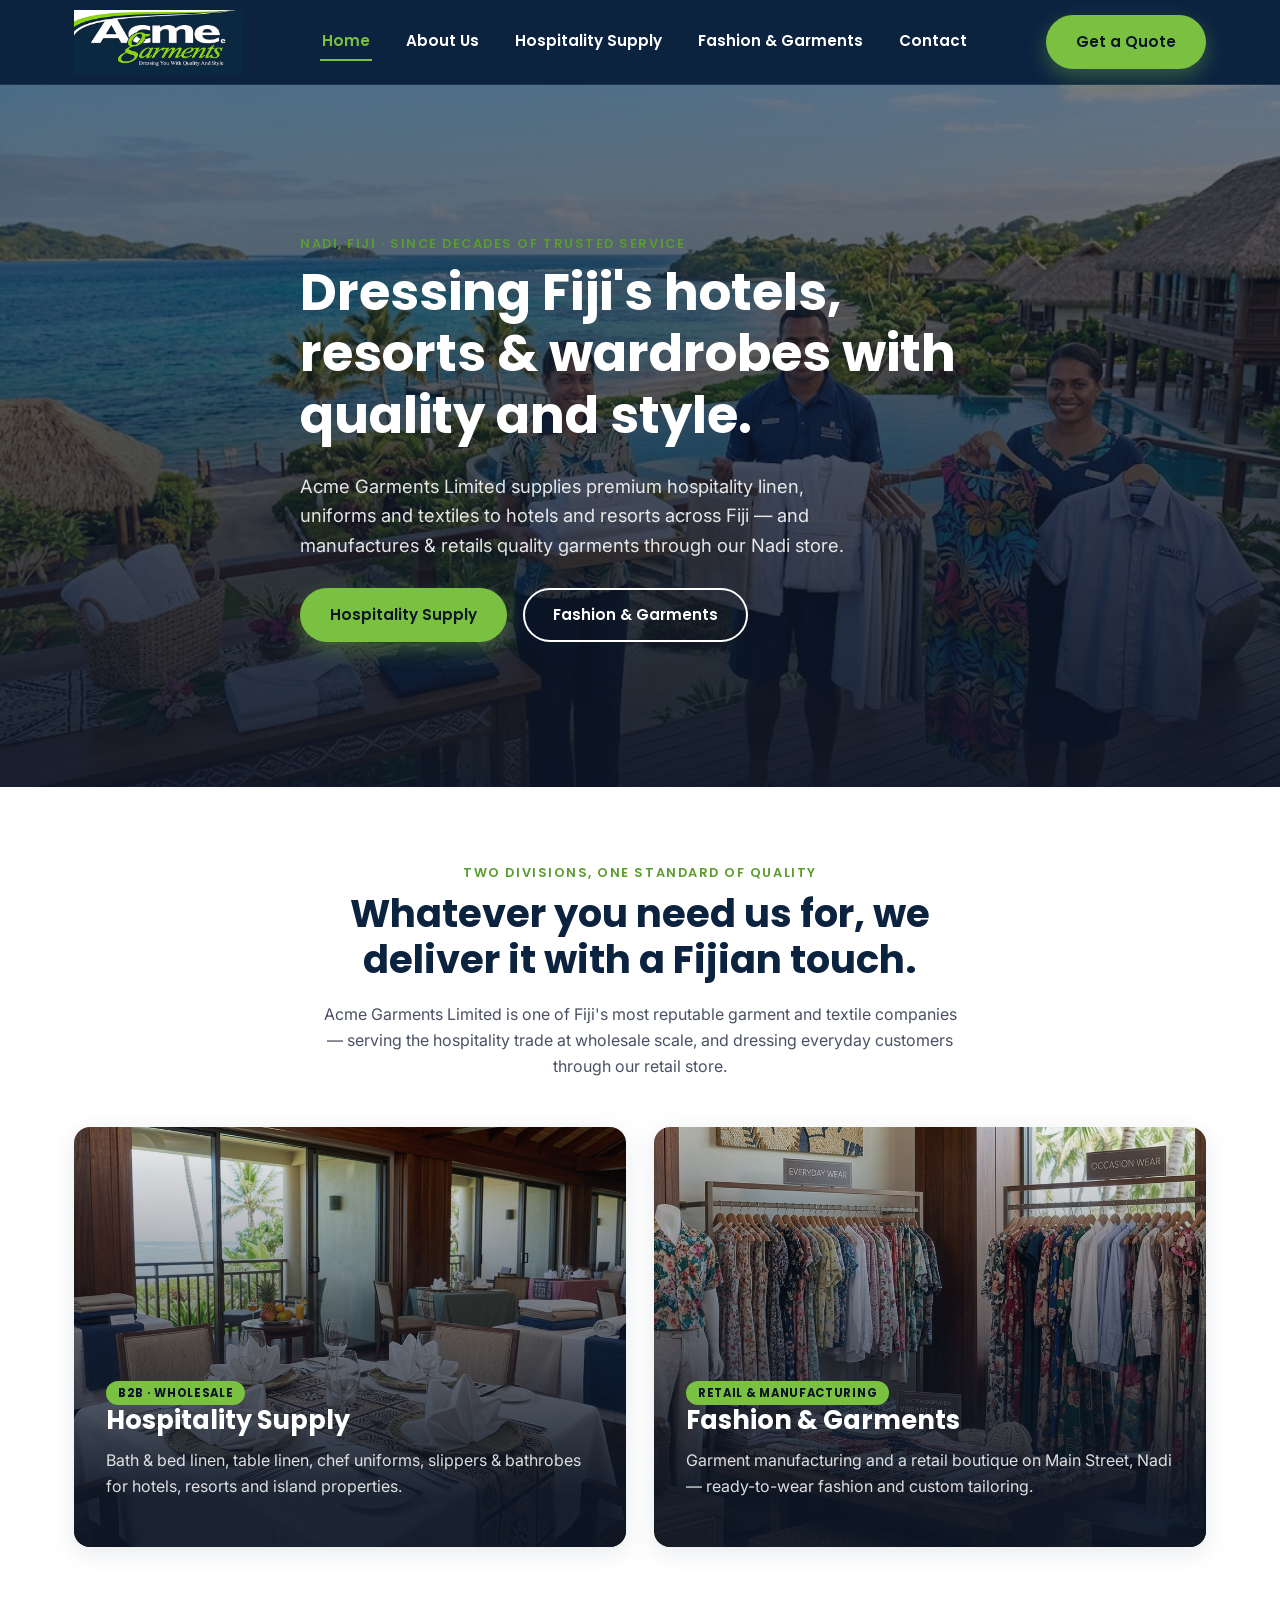
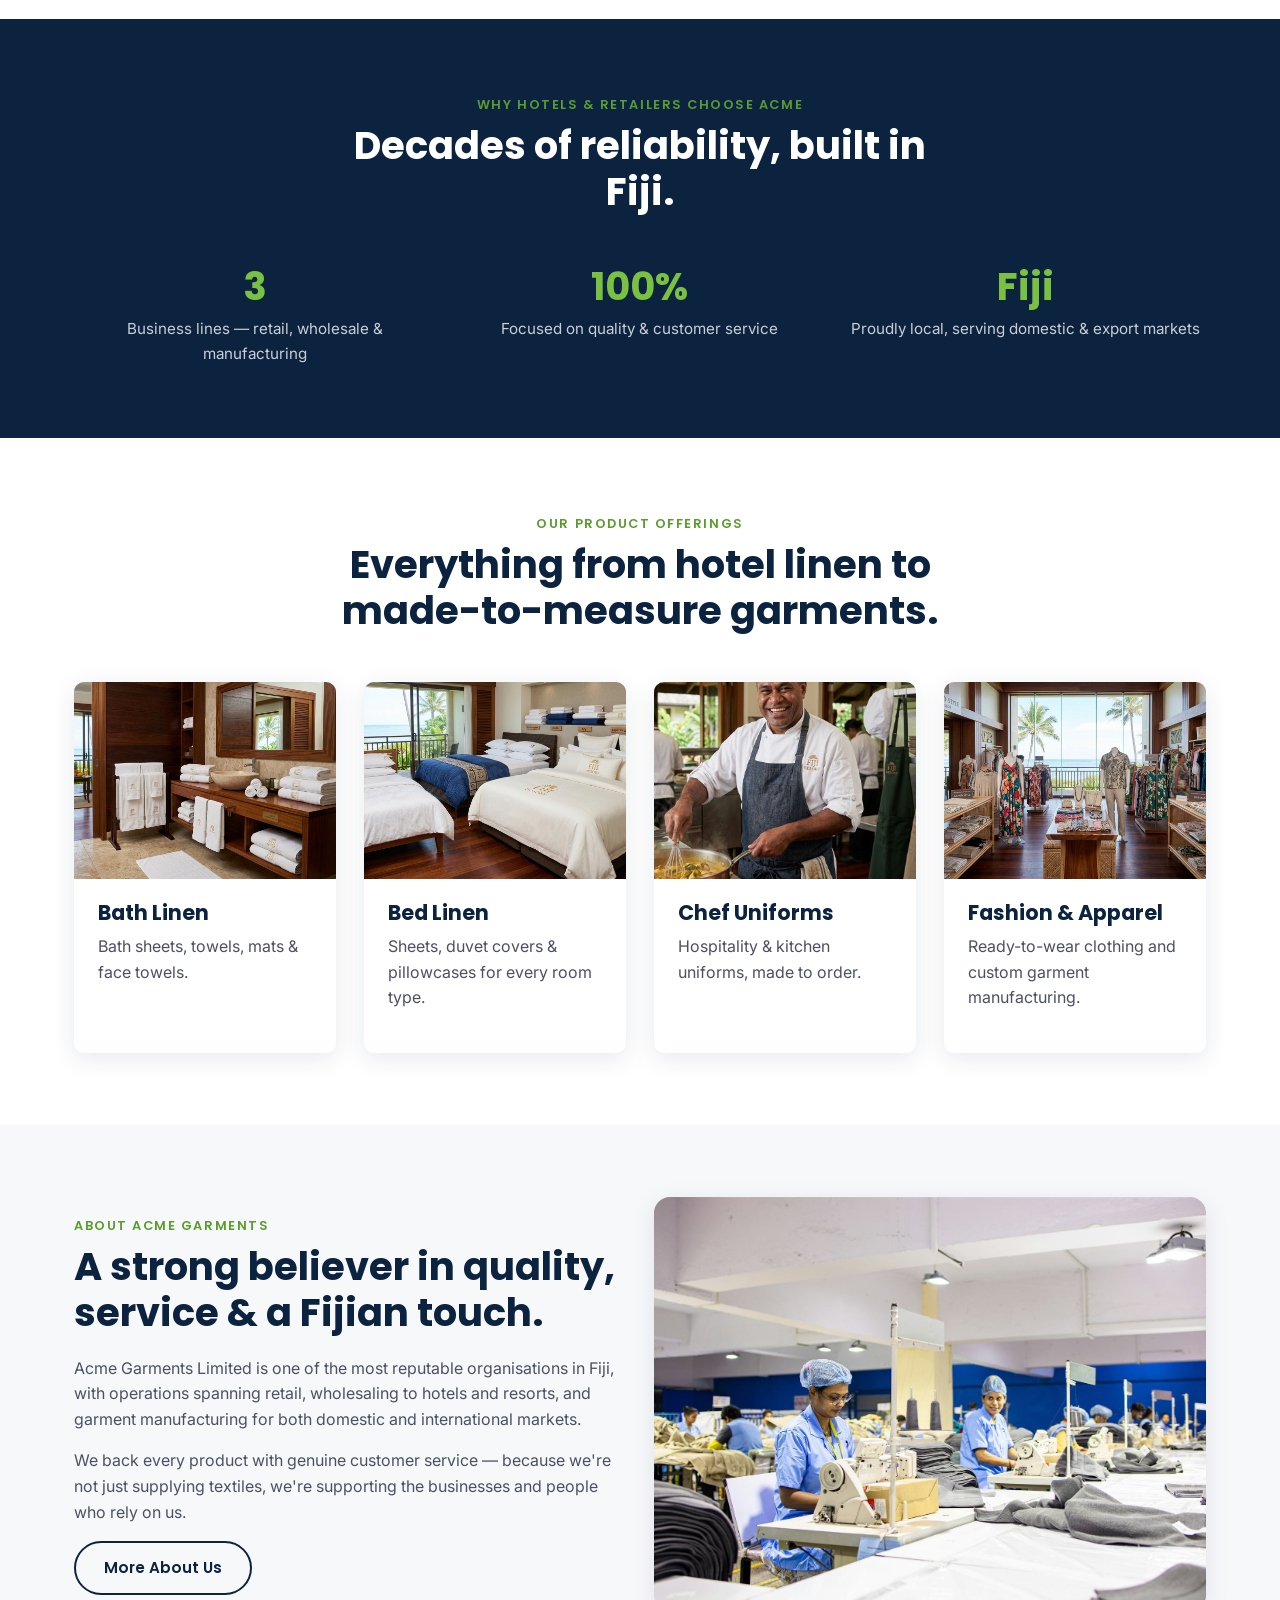
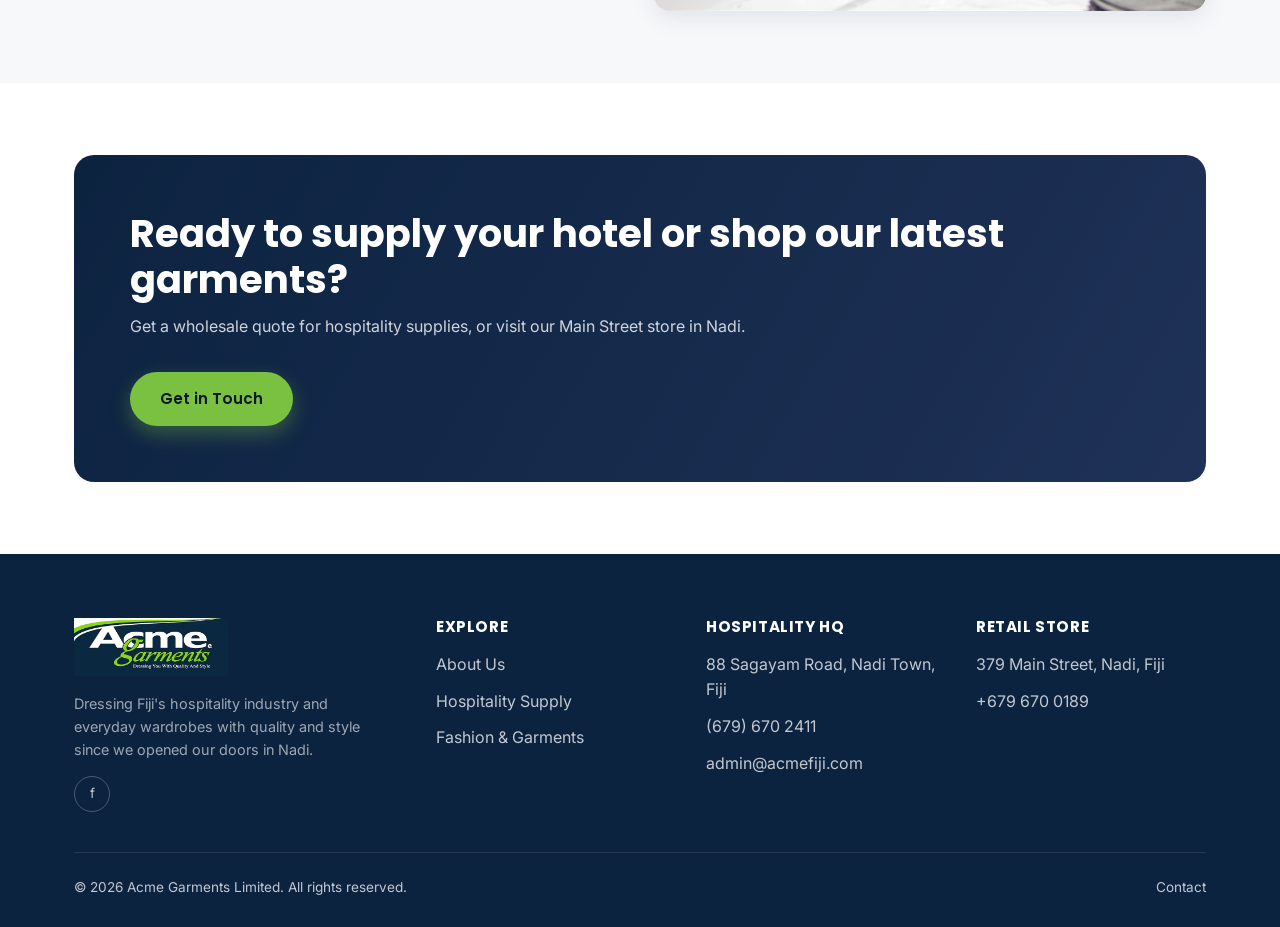
<file: index.html>
<!doctype html>
<html lang="en">
<head>
<meta charset="UTF-8">
<meta name="viewport" content="width=device-width, initial-scale=1.0">
<title>Acme Garments Limited | Hotel Linen Supplier &amp; Fashion Retailer in Nadi, Fiji</title>
<meta name="description" content="Acme Garments Limited is Fiji's trusted supplier of hospitality linen, uniforms &amp; textiles for hotels and resorts, and a leading garment manufacturer and fashion retailer based in Nadi.">
<link rel="canonical" href="https://acmefiji.com/">
<meta property="og:type" content="website">
<meta property="og:title" content="Acme Garments Limited | Hospitality Supply &amp; Fashion in Fiji">
<meta property="og:description" content="Quality hospitality linen, uniforms and textile supplies for Fiji's hotels and resorts, plus garment manufacturing and fashion retail from our Nadi store.">
<meta property="og:image" content="https://acmefiji.com/images/hero-fiji-beach.jpg">
<meta property="og:url" content="https://acmefiji.com/">
<meta name="twitter:card" content="summary_large_image">
<link rel="icon" href="favicon.svg" type="image/svg+xml">
<link rel="preconnect" href="https://fonts.googleapis.com">
<link rel="preconnect" href="https://fonts.gstatic.com" crossorigin>
<link href="https://fonts.googleapis.com/css2?family=Poppins:wght@600;700&family=Inter:wght@400;500;600&display=swap" rel="stylesheet">
<link rel="stylesheet" href="css/styles.css">
<script type="application/ld+json">
{
  "@context": "https://schema.org",
  "@type": "Organization",
  "name": "Acme Garments Limited",
  "url": "https://acmefiji.com/",
  "logo": "https://acmefiji.com/images/logo.png",
  "sameAs": ["https://www.facebook.com/acmefashions/"],
  "department": [
    {
      "@type": "LocalBusiness",
      "name": "Acme Garments — Hospitality Supply",
      "address": {
        "@type": "PostalAddress",
        "streetAddress": "88 Sagayam Road",
        "addressLocality": "Nadi",
        "addressCountry": "FJ"
      },
      "telephone": "+679 670 2411",
      "email": "admin@acmefiji.com"
    },
    {
      "@type": "ClothingStore",
      "name": "Acme Fashions",
      "address": {
        "@type": "PostalAddress",
        "streetAddress": "379 Main Street",
        "addressLocality": "Nadi",
        "addressCountry": "FJ"
      },
      "telephone": "+679 670 0189"
    }
  ]
}
</script>
</head>
<body>
<a class="skip-link" href="#main">Skip to content</a>

<header class="site-header">
  <div class="container">
    <a class="brand" href="index.html" aria-label="Acme Garments home">
      <img src="images/logo.png" alt="Acme Garments logo">
    </a>
    <nav class="nav-links" aria-label="Primary">
      <a href="index.html" aria-current="page">Home</a>
      <a href="about.html">About Us</a>
      <a href="hospitality.html">Hospitality Supply</a>
      <a href="fashion.html">Fashion &amp; Garments</a>
      <a href="contact.html">Contact</a>
    </nav>
    <div class="header-actions">
      <a class="btn btn-primary" href="contact.html"><span>Get a Quote</span></a>
      <button class="nav-toggle" aria-label="Toggle menu" aria-expanded="false">
        <span></span><span></span><span></span>
      </button>
    </div>
  </div>
</header>

<main id="main">

  <section class="hero">
    <div class="hero-media">
      <img src="images/hero-fiji-beach.jpg" alt="Turquoise resort beach in Fiji, representing the hospitality industry Acme Garments supplies" loading="eager">
    </div>
    <div class="container">
      <div class="hero-content">
        <span class="eyebrow">Nadi, Fiji &middot; Since decades of trusted service</span>
        <h1>Dressing Fiji's hotels, resorts &amp; wardrobes with quality and style.</h1>
        <p class="lead">Acme Garments Limited supplies premium hospitality linen, uniforms and textiles to hotels and resorts across Fiji &mdash; and manufactures &amp; retails quality garments through our Nadi store.</p>
        <div class="hero-actions">
          <a class="btn btn-primary" href="hospitality.html">Hospitality Supply</a>
          <a class="btn btn-outline" href="fashion.html">Fashion &amp; Garments</a>
        </div>
      </div>
    </div>
  </section>

  <section class="section">
    <div class="container">
      <div class="section-head">
        <span class="eyebrow">Two divisions, one standard of quality</span>
        <h2>Whatever you need us for, we deliver it with a Fijian touch.</h2>
        <p>Acme Garments Limited is one of Fiji's most reputable garment and textile companies &mdash; serving the hospitality trade at wholesale scale, and dressing everyday customers through our retail store.</p>
      </div>
      <div class="grid grid-2">
        <a class="division-card" href="hospitality.html">
          <img src="images/hospitality-table.jpg" alt="Elegant hotel table setting with white linen" loading="lazy">
          <div class="division-card-body">
            <span class="card-tag">B2B &middot; Wholesale</span>
            <h3>Hospitality Supply</h3>
            <p>Bath &amp; bed linen, table linen, chef uniforms, slippers &amp; bathrobes for hotels, resorts and island properties.</p>
          </div>
        </a>
        <a class="division-card" href="fashion.html">
          <img src="images/fashion-dresses.jpg" alt="Colourful garments on display at Acme's retail store" loading="lazy">
          <div class="division-card-body">
            <span class="card-tag">Retail &amp; Manufacturing</span>
            <h3>Fashion &amp; Garments</h3>
            <p>Garment manufacturing and a retail boutique on Main Street, Nadi &mdash; ready-to-wear fashion and custom tailoring.</p>
          </div>
        </a>
      </div>
    </div>
  </section>

  <section class="section section--navy">
    <div class="container">
      <div class="section-head">
        <span class="eyebrow">Why hotels &amp; retailers choose Acme</span>
        <h2>Decades of reliability, built in Fiji.</h2>
      </div>
      <div class="stats">
        <div class="stat"><h3>3</h3><p>Business lines &mdash; retail, wholesale &amp; manufacturing</p></div>
        <div class="stat"><h3>100%</h3><p>Focused on quality &amp; customer service</p></div>
        <div class="stat"><h3>Fiji</h3><p>Proudly local, serving domestic &amp; export markets</p></div>
      </div>
    </div>
  </section>

  <section class="section">
    <div class="container">
      <div class="section-head">
        <span class="eyebrow">Our product offerings</span>
        <h2>Everything from hotel linen to made-to-measure garments.</h2>
      </div>
      <div class="grid grid-4">
        <div class="card">
          <div class="card-media"><img src="images/hospitality-towels.jpg" alt="Stack of folded white hotel towels" loading="lazy"></div>
          <div class="card-body"><h3>Bath Linen</h3><p>Bath sheets, towels, mats &amp; face towels.</p></div>
        </div>
        <div class="card">
          <div class="card-media"><img src="images/hospitality-bed.jpg" alt="Hotel bed dressed in crisp white bed linen" loading="lazy"></div>
          <div class="card-body"><h3>Bed Linen</h3><p>Sheets, duvet covers &amp; pillowcases for every room type.</p></div>
        </div>
        <div class="card">
          <div class="card-media"><img src="images/hospitality-chef.jpg" alt="Chef wearing a white chef uniform and hat" loading="lazy"></div>
          <div class="card-body"><h3>Chef Uniforms</h3><p>Hospitality &amp; kitchen uniforms, made to order.</p></div>
        </div>
        <div class="card">
          <div class="card-media"><img src="images/fashion-rack.jpg" alt="Rack of ready-to-wear garments in the Acme retail store" loading="lazy"></div>
          <div class="card-body"><h3>Fashion &amp; Apparel</h3><p>Ready-to-wear clothing and custom garment manufacturing.</p></div>
        </div>
      </div>
    </div>
  </section>

  <section class="section section--off">
    <div class="container">
      <div class="grid grid-2" style="align-items:center;">
        <div>
          <span class="eyebrow">About Acme Garments</span>
          <h2>A strong believer in quality, service &amp; a Fijian touch.</h2>
          <p>Acme Garments Limited is one of the most reputable organisations in Fiji, with operations spanning retail, wholesaling to hotels and resorts, and garment manufacturing for both domestic and international markets.</p>
          <p>We back every product with genuine customer service &mdash; because we're not just supplying textiles, we're supporting the businesses and people who rely on us.</p>
          <a class="btn btn-outline-navy" href="about.html">More About Us</a>
        </div>
        <div class="card-media" style="border-radius:16px; overflow:hidden; box-shadow: var(--shadow);">
          <img src="images/about-factory.jpg" alt="Garment workers manufacturing textiles at an Acme production facility" loading="lazy">
        </div>
      </div>
    </div>
  </section>

  <section class="section">
    <div class="container">
      <div class="cta-banner">
        <div>
          <h2>Ready to supply your hotel or shop our latest garments?</h2>
          <p>Get a wholesale quote for hospitality supplies, or visit our Main Street store in Nadi.</p>
        </div>
        <a class="btn btn-primary" href="contact.html">Get in Touch</a>
      </div>
    </div>
  </section>

</main>

<footer class="site-footer">
  <div class="container">
    <div class="footer-grid">
      <div class="footer-brand">
        <img src="images/logo.png" alt="Acme Garments logo">
        <p>Dressing Fiji's hospitality industry and everyday wardrobes with quality and style since we opened our doors in Nadi.</p>
        <div class="social-links">
          <a href="https://www.facebook.com/acmefashions/" aria-label="Acme on Facebook" target="_blank" rel="noopener">f</a>
        </div>
      </div>
      <div>
        <h4>Explore</h4>
        <ul>
          <li><a href="about.html">About Us</a></li>
          <li><a href="hospitality.html">Hospitality Supply</a></li>
          <li><a href="fashion.html">Fashion &amp; Garments</a></li>
        </ul>
      </div>
      <div>
        <h4>Hospitality HQ</h4>
        <ul>
          <li>88 Sagayam Road, Nadi Town, Fiji</li>
          <li><a href="tel:+6796702411">(679) 670 2411</a></li>
          <li><a href="mailto:admin@acmefiji.com">admin@acmefiji.com</a></li>
        </ul>
      </div>
      <div>
        <h4>Retail Store</h4>
        <ul>
          <li>379 Main Street, Nadi, Fiji</li>
          <li><a href="tel:+6796700189">+679 670 0189</a></li>
        </ul>
      </div>
    </div>
    <div class="footer-bottom">
      <span>&copy; <span data-year></span> Acme Garments Limited. All rights reserved.</span>
      <span><a href="contact.html">Contact</a></span>
    </div>
  </div>
</footer>

<script src="js/main.js"></script>
</body>
</html>
</file>
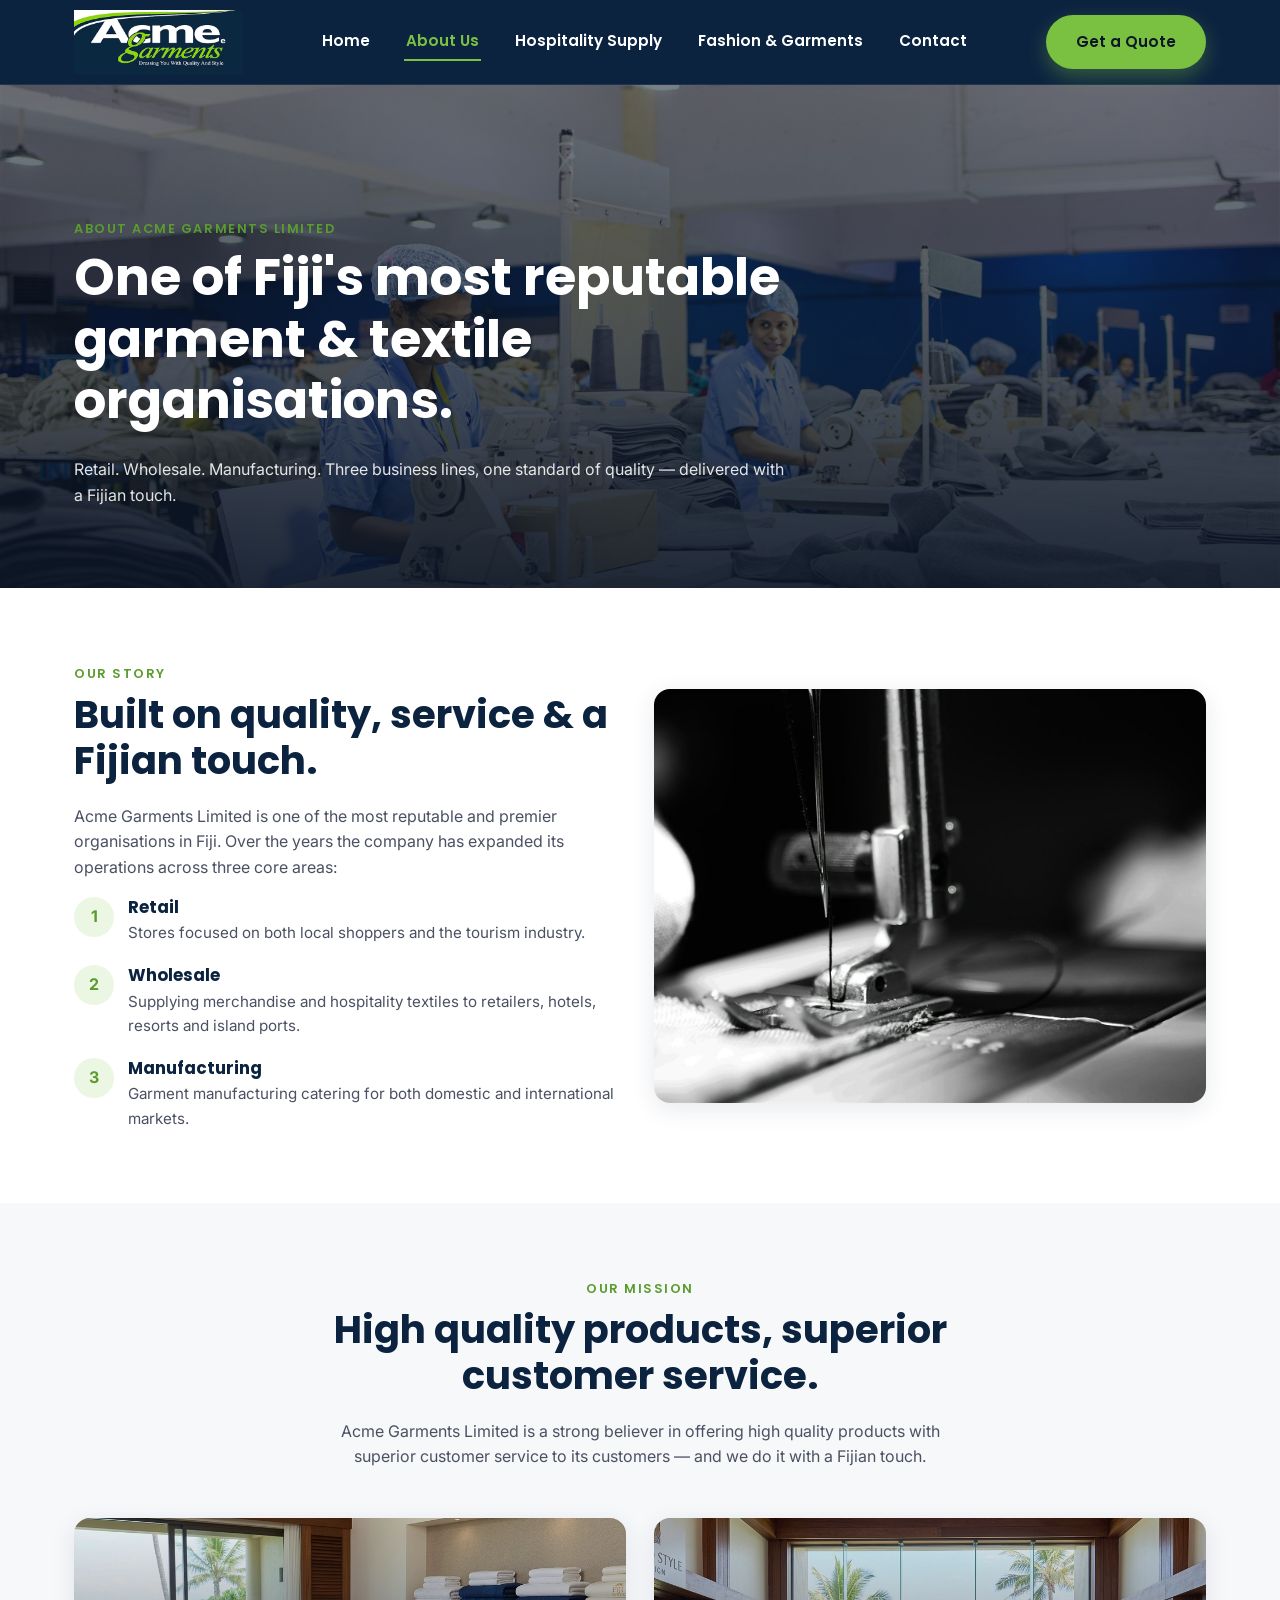
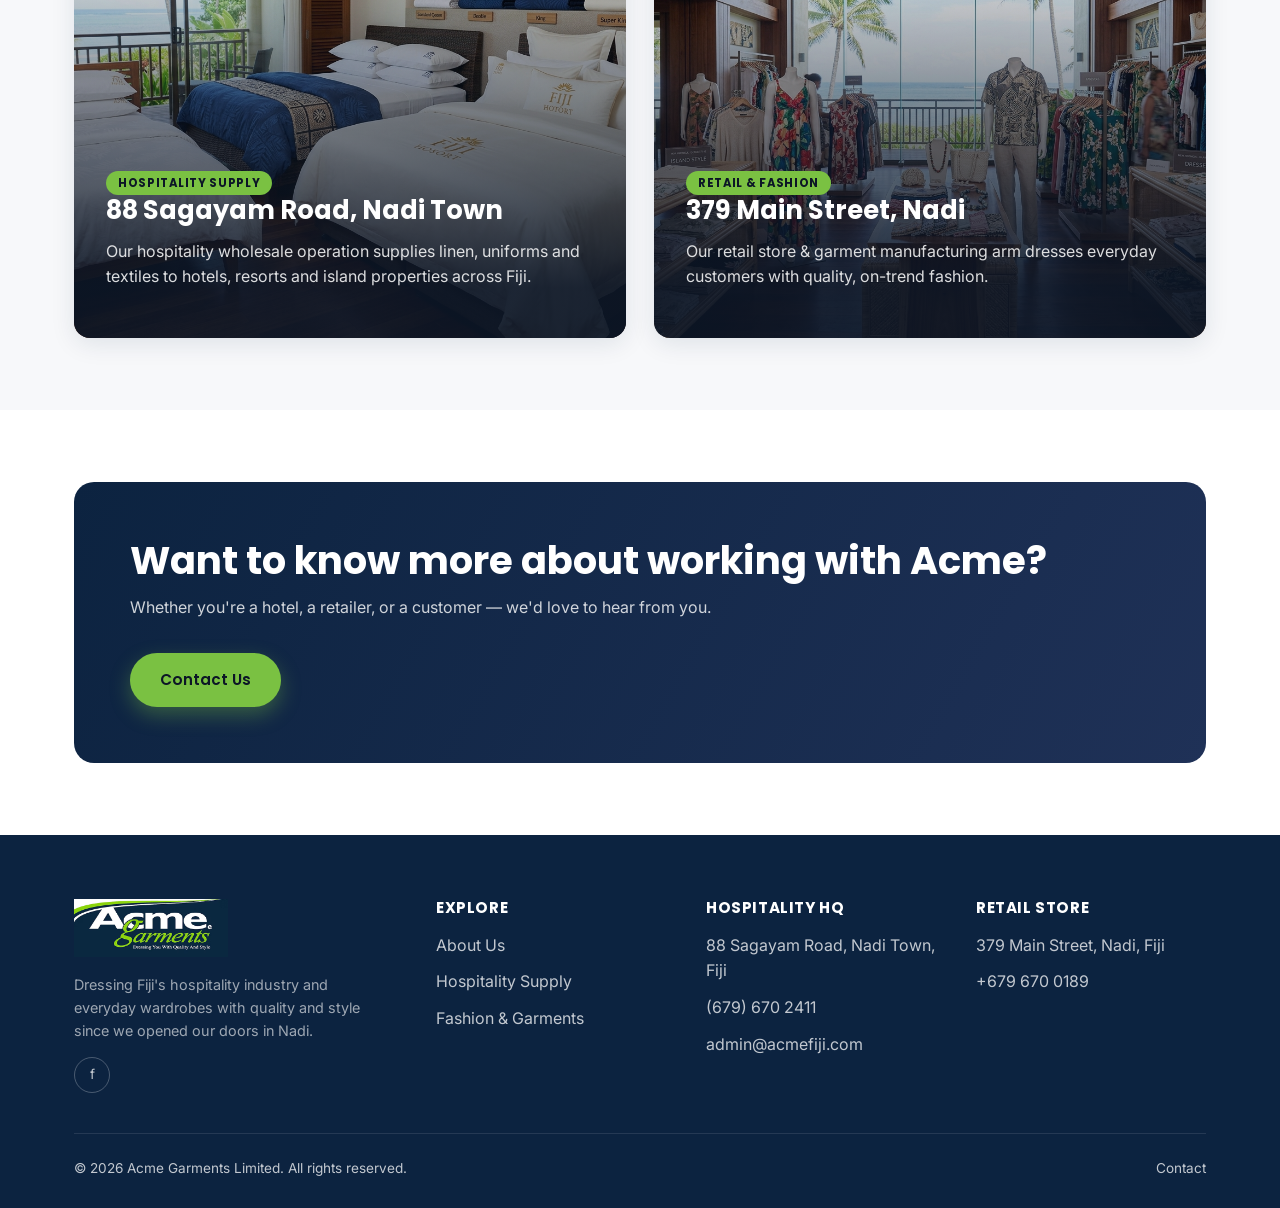
<file: about.html>
<!doctype html>
<html lang="en">
<head>
<meta charset="UTF-8">
<meta name="viewport" content="width=device-width, initial-scale=1.0">
<title>About Us | Acme Garments Limited, Nadi Fiji</title>
<meta name="description" content="Learn about Acme Garments Limited &mdash; a Fijian retail, wholesale and garment manufacturing company serving hotels, resorts and shoppers across Fiji.">
<link rel="canonical" href="https://acmefiji.com/about.html">
<meta property="og:type" content="website">
<meta property="og:title" content="About Acme Garments Limited">
<meta property="og:description" content="One of Fiji's most reputable retail, wholesale and garment manufacturing organisations, based in Nadi.">
<meta property="og:image" content="https://acmefiji.com/images/about-factory.jpg">
<meta property="og:url" content="https://acmefiji.com/about.html">
<meta name="twitter:card" content="summary_large_image">
<link rel="icon" href="favicon.svg" type="image/svg+xml">
<link rel="preconnect" href="https://fonts.googleapis.com">
<link rel="preconnect" href="https://fonts.gstatic.com" crossorigin>
<link href="https://fonts.googleapis.com/css2?family=Poppins:wght@600;700&family=Inter:wght@400;500;600&display=swap" rel="stylesheet">
<link rel="stylesheet" href="css/styles.css">
</head>
<body>
<a class="skip-link" href="#main">Skip to content</a>

<header class="site-header">
  <div class="container">
    <a class="brand" href="index.html" aria-label="Acme Garments home">
      <img src="images/logo.png" alt="Acme Garments logo">
    </a>
    <nav class="nav-links" aria-label="Primary">
      <a href="index.html">Home</a>
      <a href="about.html" aria-current="page">About Us</a>
      <a href="hospitality.html">Hospitality Supply</a>
      <a href="fashion.html">Fashion &amp; Garments</a>
      <a href="contact.html">Contact</a>
    </nav>
    <div class="header-actions">
      <a class="btn btn-primary" href="contact.html"><span>Get a Quote</span></a>
      <button class="nav-toggle" aria-label="Toggle menu" aria-expanded="false">
        <span></span><span></span><span></span>
      </button>
    </div>
  </div>
</header>

<main id="main">

  <section class="page-hero" style="background:var(--navy);">
    <div class="hero-media"><img src="images/about-factory.jpg" alt="Acme Garments production team at work" loading="eager"></div>
    <div class="container">
      <div class="page-intro">
        <span class="eyebrow">About Acme Garments Limited</span>
        <h1>One of Fiji's most reputable garment &amp; textile organisations.</h1>
        <p class="lead">Retail. Wholesale. Manufacturing. Three business lines, one standard of quality &mdash; delivered with a Fijian touch.</p>
      </div>
    </div>
  </section>

  <section class="section">
    <div class="container">
      <div class="grid grid-2" style="align-items:center;">
        <div>
          <span class="eyebrow">Our Story</span>
          <h2>Built on quality, service &amp; a Fijian touch.</h2>
          <p>Acme Garments Limited is one of the most reputable and premier organisations in Fiji. Over the years the company has expanded its operations across three core areas:</p>
          <div class="feature-list">
            <div class="feature-item">
              <div class="feature-icon">1</div>
              <div>
                <h4>Retail</h4>
                <p>Stores focused on both local shoppers and the tourism industry.</p>
              </div>
            </div>
            <div class="feature-item">
              <div class="feature-icon">2</div>
              <div>
                <h4>Wholesale</h4>
                <p>Supplying merchandise and hospitality textiles to retailers, hotels, resorts and island ports.</p>
              </div>
            </div>
            <div class="feature-item">
              <div class="feature-icon">3</div>
              <div>
                <h4>Manufacturing</h4>
                <p>Garment manufacturing catering for both domestic and international markets.</p>
              </div>
            </div>
          </div>
        </div>
        <div class="card-media" style="border-radius:16px; overflow:hidden; box-shadow: var(--shadow);">
          <img src="images/fashion-tailor.jpg" alt="Garment maker working on fabric with a sewing machine" loading="lazy">
        </div>
      </div>
    </div>
  </section>

  <section class="section section--off">
    <div class="container">
      <div class="section-head">
        <span class="eyebrow">Our Mission</span>
        <h2>High quality products, superior customer service.</h2>
        <p>Acme Garments Limited is a strong believer in offering high quality products with superior customer service to its customers &mdash; and we do it with a Fijian touch.</p>
      </div>
      <div class="grid grid-2">
        <a class="division-card" href="hospitality.html">
          <img src="images/hospitality-bed.jpg" alt="Hotel room dressed in Acme hospitality linen" loading="lazy">
          <div class="division-card-body">
            <span class="card-tag">Hospitality Supply</span>
            <h3>88 Sagayam Road, Nadi Town</h3>
            <p>Our hospitality wholesale operation supplies linen, uniforms and textiles to hotels, resorts and island properties across Fiji.</p>
          </div>
        </a>
        <a class="division-card" href="fashion.html">
          <img src="images/fashion-rack.jpg" alt="Acme Fashions retail store on Main Street, Nadi" loading="lazy">
          <div class="division-card-body">
            <span class="card-tag">Retail &amp; Fashion</span>
            <h3>379 Main Street, Nadi</h3>
            <p>Our retail store &amp; garment manufacturing arm dresses everyday customers with quality, on-trend fashion.</p>
          </div>
        </a>
      </div>
    </div>
  </section>

  <section class="section">
    <div class="container">
      <div class="cta-banner">
        <div>
          <h2>Want to know more about working with Acme?</h2>
          <p>Whether you're a hotel, a retailer, or a customer &mdash; we'd love to hear from you.</p>
        </div>
        <a class="btn btn-primary" href="contact.html">Contact Us</a>
      </div>
    </div>
  </section>

</main>

<footer class="site-footer">
  <div class="container">
    <div class="footer-grid">
      <div class="footer-brand">
        <img src="images/logo.png" alt="Acme Garments logo">
        <p>Dressing Fiji's hospitality industry and everyday wardrobes with quality and style since we opened our doors in Nadi.</p>
        <div class="social-links">
          <a href="https://www.facebook.com/acmefashions/" aria-label="Acme on Facebook" target="_blank" rel="noopener">f</a>
        </div>
      </div>
      <div>
        <h4>Explore</h4>
        <ul>
          <li><a href="about.html">About Us</a></li>
          <li><a href="hospitality.html">Hospitality Supply</a></li>
          <li><a href="fashion.html">Fashion &amp; Garments</a></li>
        </ul>
      </div>
      <div>
        <h4>Hospitality HQ</h4>
        <ul>
          <li>88 Sagayam Road, Nadi Town, Fiji</li>
          <li><a href="tel:+6796702411">(679) 670 2411</a></li>
          <li><a href="mailto:admin@acmefiji.com">admin@acmefiji.com</a></li>
        </ul>
      </div>
      <div>
        <h4>Retail Store</h4>
        <ul>
          <li>379 Main Street, Nadi, Fiji</li>
          <li><a href="tel:+6796700189">+679 670 0189</a></li>
        </ul>
      </div>
    </div>
    <div class="footer-bottom">
      <span>&copy; <span data-year></span> Acme Garments Limited. All rights reserved.</span>
      <span><a href="contact.html">Contact</a></span>
    </div>
  </div>
</footer>

<script src="js/main.js"></script>
</body>
</html>
</file>
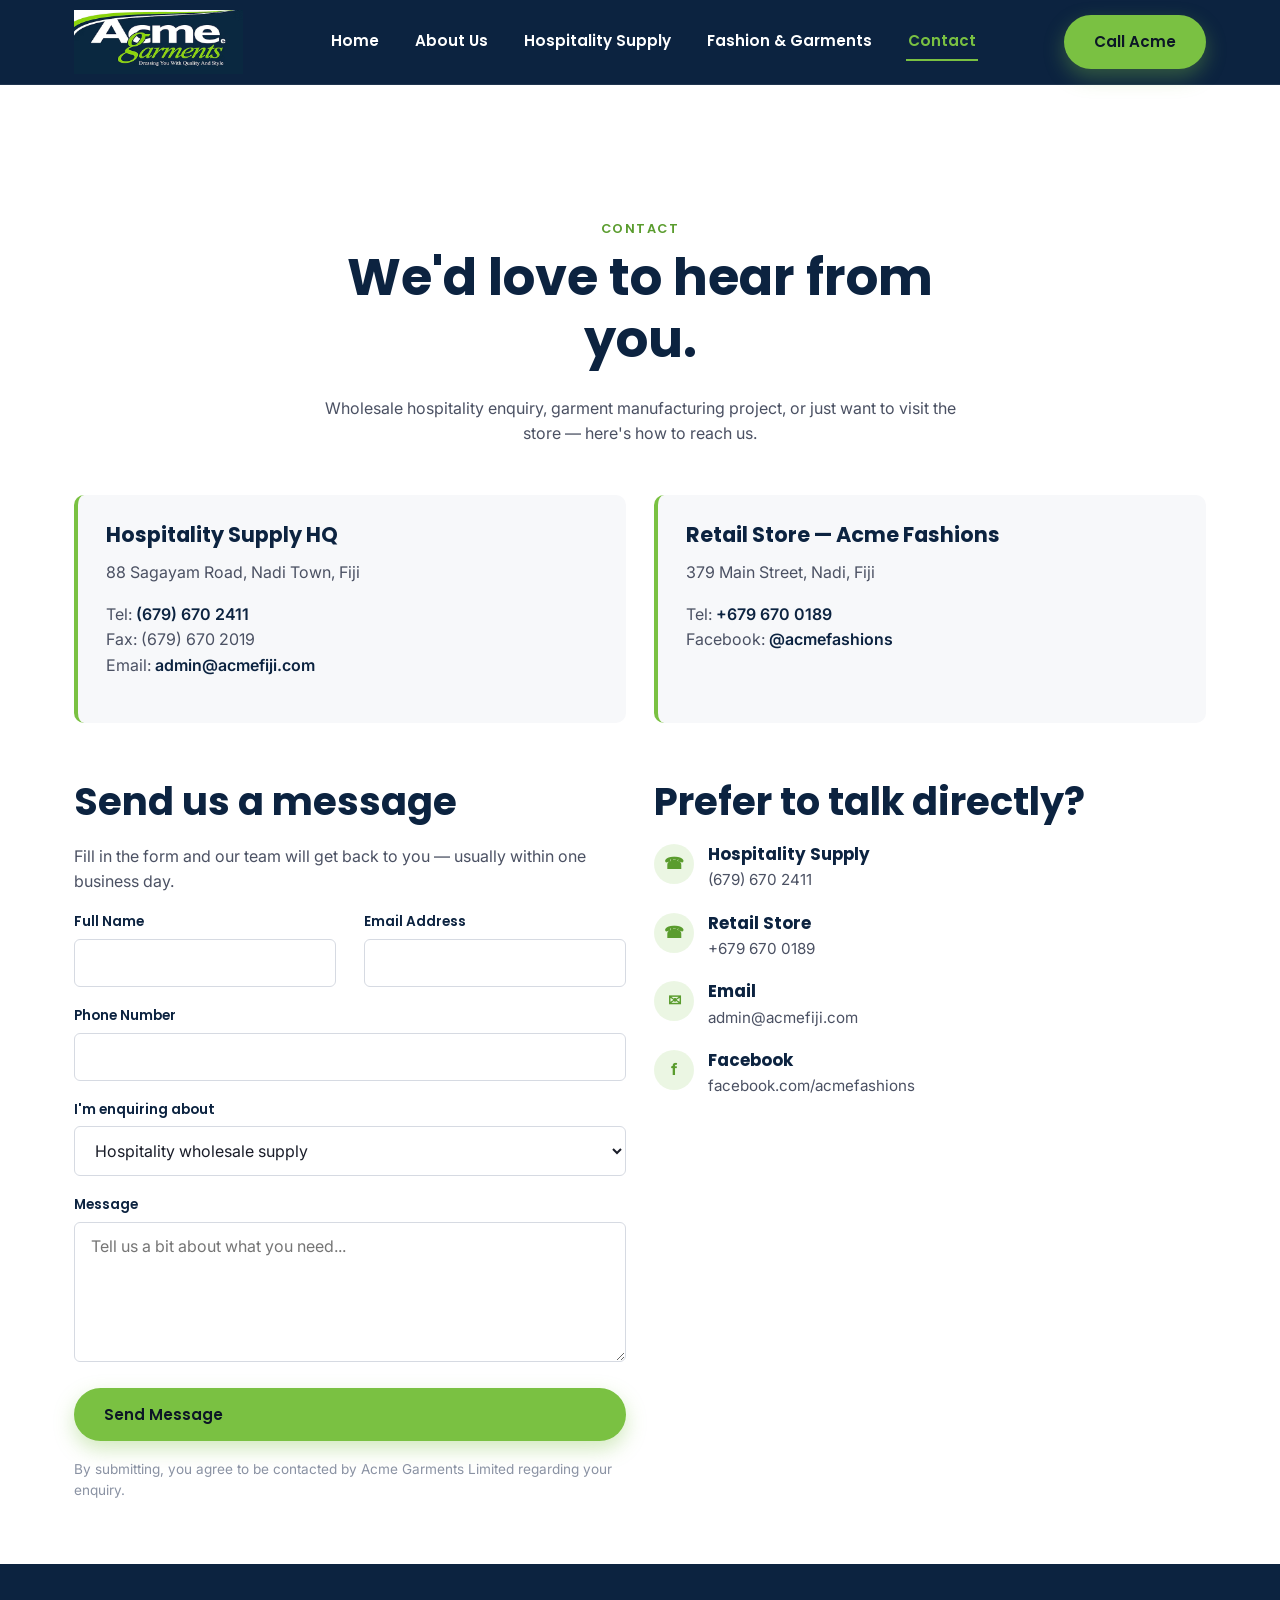
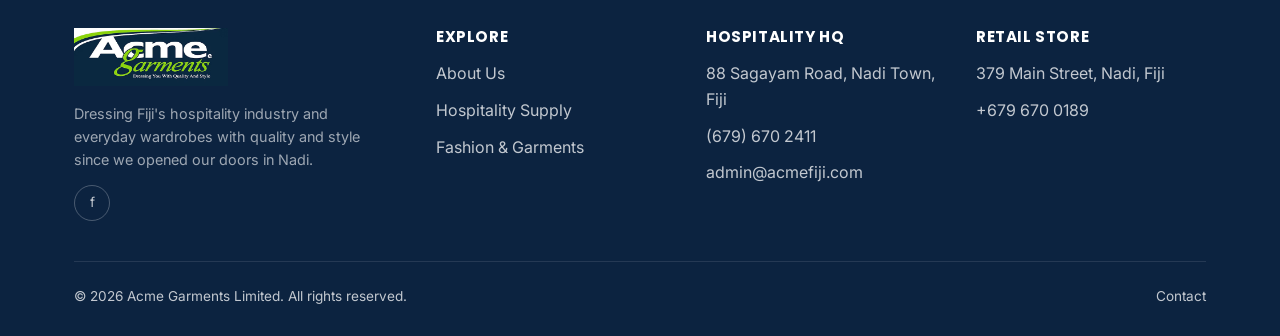
<file: contact.html>
<!doctype html>
<html lang="en">
<head>
<meta charset="UTF-8">
<meta name="viewport" content="width=device-width, initial-scale=1.0">
<title>Contact Us | Acme Garments Limited, Nadi Fiji</title>
<meta name="description" content="Get in touch with Acme Garments Limited &mdash; hospitality supply enquiries, wholesale quotes, or visit our retail store on Main Street, Nadi, Fiji.">
<link rel="canonical" href="https://acmefiji.com/contact.html">
<meta property="og:type" content="website">
<meta property="og:title" content="Contact Acme Garments Limited">
<meta property="og:description" content="Reach our hospitality supply team or visit our retail store in Nadi, Fiji.">
<meta property="og:image" content="https://acmefiji.com/images/hero-fiji-beach.jpg">
<meta property="og:url" content="https://acmefiji.com/contact.html">
<meta name="twitter:card" content="summary_large_image">
<link rel="icon" href="favicon.svg" type="image/svg+xml">
<link rel="preconnect" href="https://fonts.googleapis.com">
<link rel="preconnect" href="https://fonts.gstatic.com" crossorigin>
<link href="https://fonts.googleapis.com/css2?family=Poppins:wght@600;700&family=Inter:wght@400;500;600&display=swap" rel="stylesheet">
<link rel="stylesheet" href="css/styles.css">
<style>
  .form-status { margin-top: 14px; font-weight: 600; }
  .form-status--ok { color: var(--green-dark); }
  .form-status--error { color: #c0392b; }
</style>
</head>
<body>
<a class="skip-link" href="#main">Skip to content</a>

<header class="site-header">
  <div class="container">
    <a class="brand" href="index.html" aria-label="Acme Garments home">
      <img src="images/logo.png" alt="Acme Garments logo">
    </a>
    <nav class="nav-links" aria-label="Primary">
      <a href="index.html">Home</a>
      <a href="about.html">About Us</a>
      <a href="hospitality.html">Hospitality Supply</a>
      <a href="fashion.html">Fashion &amp; Garments</a>
      <a href="contact.html" aria-current="page">Contact</a>
    </nav>
    <div class="header-actions">
      <a class="btn btn-primary" href="tel:+6796702411"><span>Call Acme</span></a>
      <button class="nav-toggle" aria-label="Toggle menu" aria-expanded="false">
        <span></span><span></span><span></span>
      </button>
    </div>
  </div>
</header>

<main id="main">

  <section class="section section--tight" style="padding-top:130px;">
    <div class="container">
      <div class="section-head">
        <span class="eyebrow">Contact</span>
        <h1>We'd love to hear from you.</h1>
        <p>Wholesale hospitality enquiry, garment manufacturing project, or just want to visit the store &mdash; here's how to reach us.</p>
      </div>

      <div class="grid grid-2" style="margin-bottom:56px;">
        <div class="contact-card">
          <h3>Hospitality Supply HQ</h3>
          <p>88 Sagayam Road, Nadi Town, Fiji</p>
          <p>Tel: <a href="tel:+6796702411">(679) 670 2411</a><br>
          Fax: (679) 670 2019<br>
          Email: <a href="mailto:admin@acmefiji.com">admin@acmefiji.com</a></p>
        </div>
        <div class="contact-card">
          <h3>Retail Store &mdash; Acme Fashions</h3>
          <p>379 Main Street, Nadi, Fiji</p>
          <p>Tel: <a href="tel:+6796700189">+679 670 0189</a><br>
          Facebook: <a href="https://www.facebook.com/acmefashions/" target="_blank" rel="noopener">@acmefashions</a></p>
        </div>
      </div>

      <div class="grid grid-2" style="align-items:flex-start;">
        <div>
          <h2>Send us a message</h2>
          <p>Fill in the form and our team will get back to you &mdash; usually within one business day.</p>

          <form class="contact-form" action="https://formspree.io/f/xvkgpdkp" method="POST">
            <div class="form-grid">
              <div class="grid grid-2">
                <div>
                  <label for="name">Full Name</label>
                  <input type="text" id="name" name="name" required>
                </div>
                <div>
                  <label for="email">Email Address</label>
                  <input type="email" id="email" name="email" required pattern="[^\s@]+@[^\s@]+\.[^\s@]+" title="Enter a valid email address, e.g. name@example.com">
                </div>
              </div>
              <div>
                <label for="phone">Phone Number</label>
                <input type="tel" id="phone" name="phone" required inputmode="tel" pattern="[0-9+ ]{6,20}" title="Enter a valid phone number using digits, spaces and + only, e.g. +679 670 2411">
              </div>
              <div>
                <label for="subject">I'm enquiring about</label>
                <select id="subject" name="subject">
                  <option>Hospitality wholesale supply</option>
                  <option>Garment manufacturing</option>
                  <option>Retail store / fashion</option>
                  <option>General enquiry</option>
                </select>
              </div>
              <div>
                <label for="message">Message</label>
                <textarea id="message" name="message" required placeholder="Tell us a bit about what you need..."></textarea>
              </div>
              <button class="btn btn-primary" type="submit">Send Message</button>
              <p class="form-status" role="status" hidden></p>
              <p class="form-note">By submitting, you agree to be contacted by Acme Garments Limited regarding your enquiry.</p>
            </div>
          </form>
        </div>

        <div>
          <h2>Prefer to talk directly?</h2>
          <div class="feature-list">
            <div class="feature-item">
              <div class="feature-icon">&#9742;</div>
              <div><h4>Hospitality Supply</h4><p><a href="tel:+6796702411">(679) 670 2411</a></p></div>
            </div>
            <div class="feature-item">
              <div class="feature-icon">&#9742;</div>
              <div><h4>Retail Store</h4><p><a href="tel:+6796700189">+679 670 0189</a></p></div>
            </div>
            <div class="feature-item">
              <div class="feature-icon">&#9993;</div>
              <div><h4>Email</h4><p><a href="mailto:admin@acmefiji.com">admin@acmefiji.com</a></p></div>
            </div>
            <div class="feature-item">
              <div class="feature-icon">f</div>
              <div><h4>Facebook</h4><p><a href="https://www.facebook.com/acmefashions/" target="_blank" rel="noopener">facebook.com/acmefashions</a></p></div>
            </div>
          </div>
        </div>
      </div>
    </div>
  </section>

</main>

<footer class="site-footer">
  <div class="container">
    <div class="footer-grid">
      <div class="footer-brand">
        <img src="images/logo.png" alt="Acme Garments logo">
        <p>Dressing Fiji's hospitality industry and everyday wardrobes with quality and style since we opened our doors in Nadi.</p>
        <div class="social-links">
          <a href="https://www.facebook.com/acmefashions/" aria-label="Acme on Facebook" target="_blank" rel="noopener">f</a>
        </div>
      </div>
      <div>
        <h4>Explore</h4>
        <ul>
          <li><a href="about.html">About Us</a></li>
          <li><a href="hospitality.html">Hospitality Supply</a></li>
          <li><a href="fashion.html">Fashion &amp; Garments</a></li>
        </ul>
      </div>
      <div>
        <h4>Hospitality HQ</h4>
        <ul>
          <li>88 Sagayam Road, Nadi Town, Fiji</li>
          <li><a href="tel:+6796702411">(679) 670 2411</a></li>
          <li><a href="mailto:admin@acmefiji.com">admin@acmefiji.com</a></li>
        </ul>
      </div>
      <div>
        <h4>Retail Store</h4>
        <ul>
          <li>379 Main Street, Nadi, Fiji</li>
          <li><a href="tel:+6796700189">+679 670 0189</a></li>
        </ul>
      </div>
    </div>
    <div class="footer-bottom">
      <span>&copy; <span data-year></span> Acme Garments Limited. All rights reserved.</span>
      <span><a href="contact.html">Contact</a></span>
    </div>
  </div>
</footer>

<script src="js/main.js"></script>
</body>
</html>
</file>
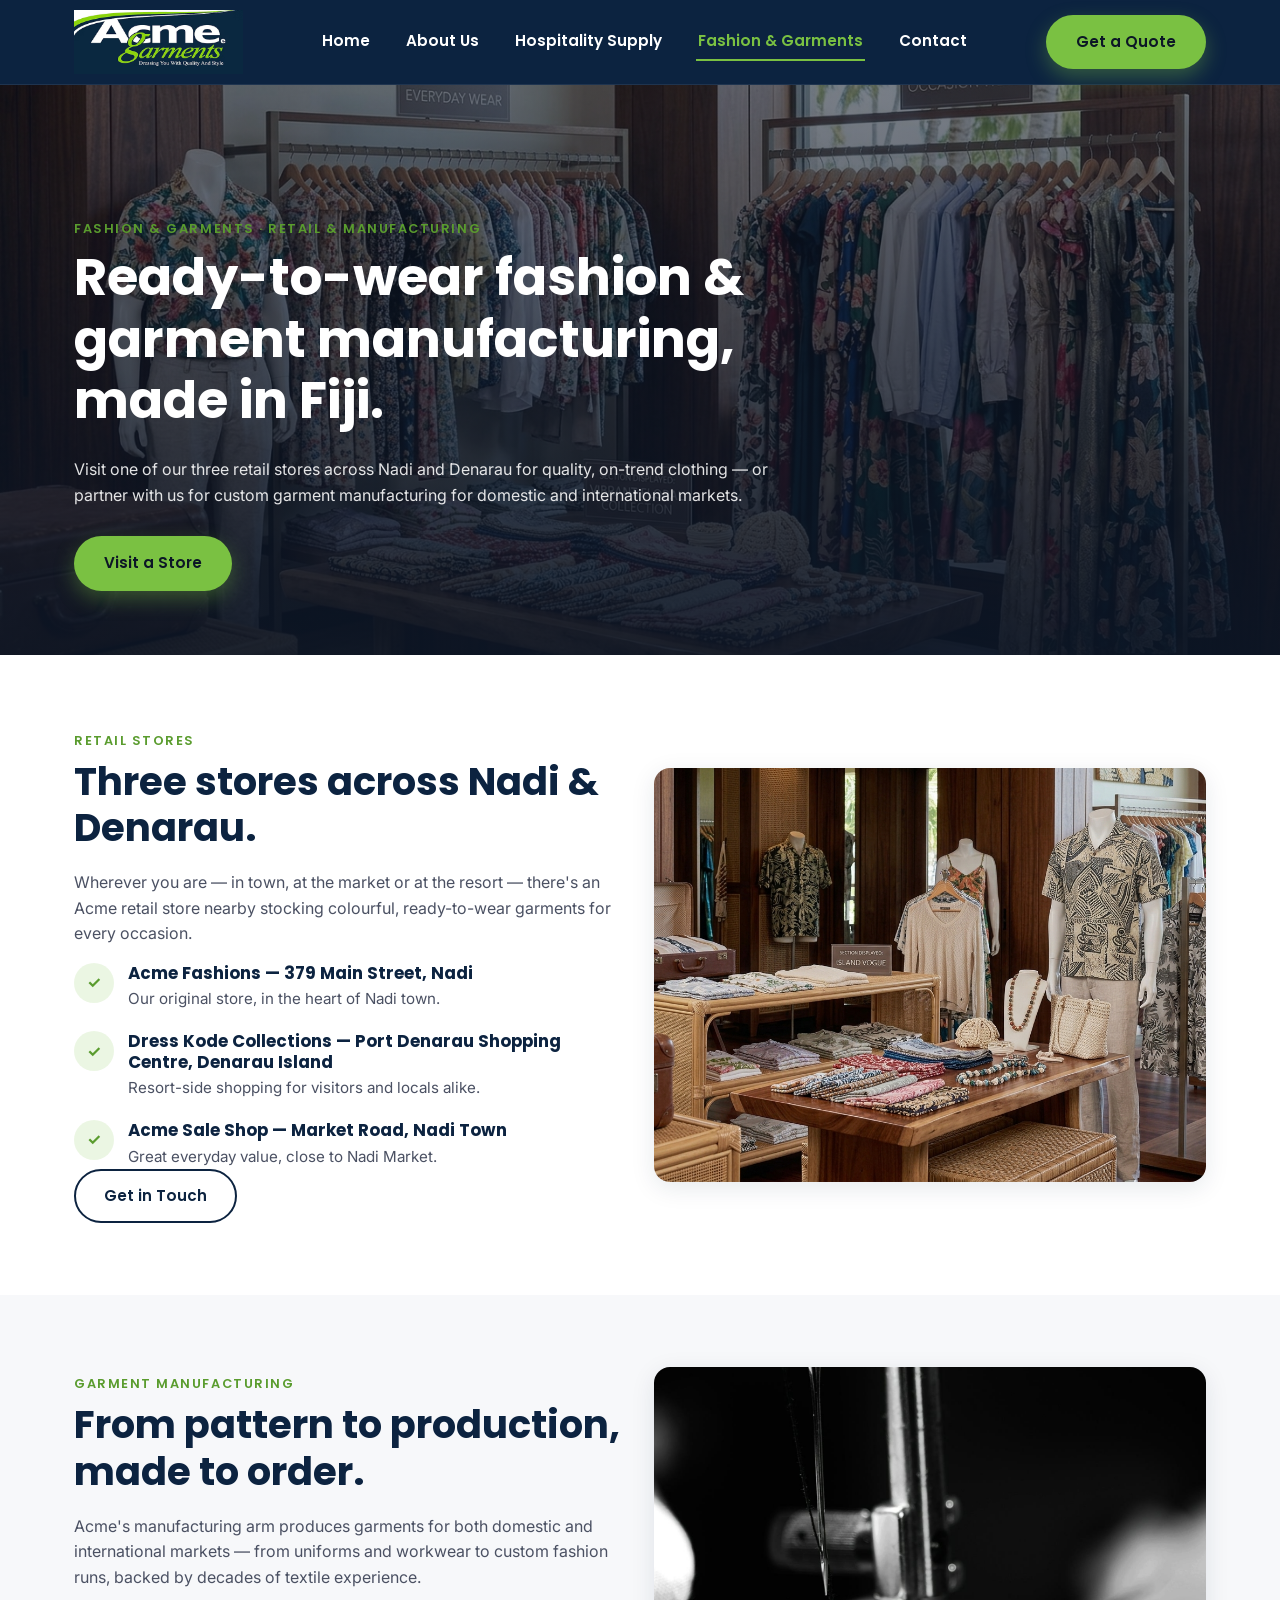
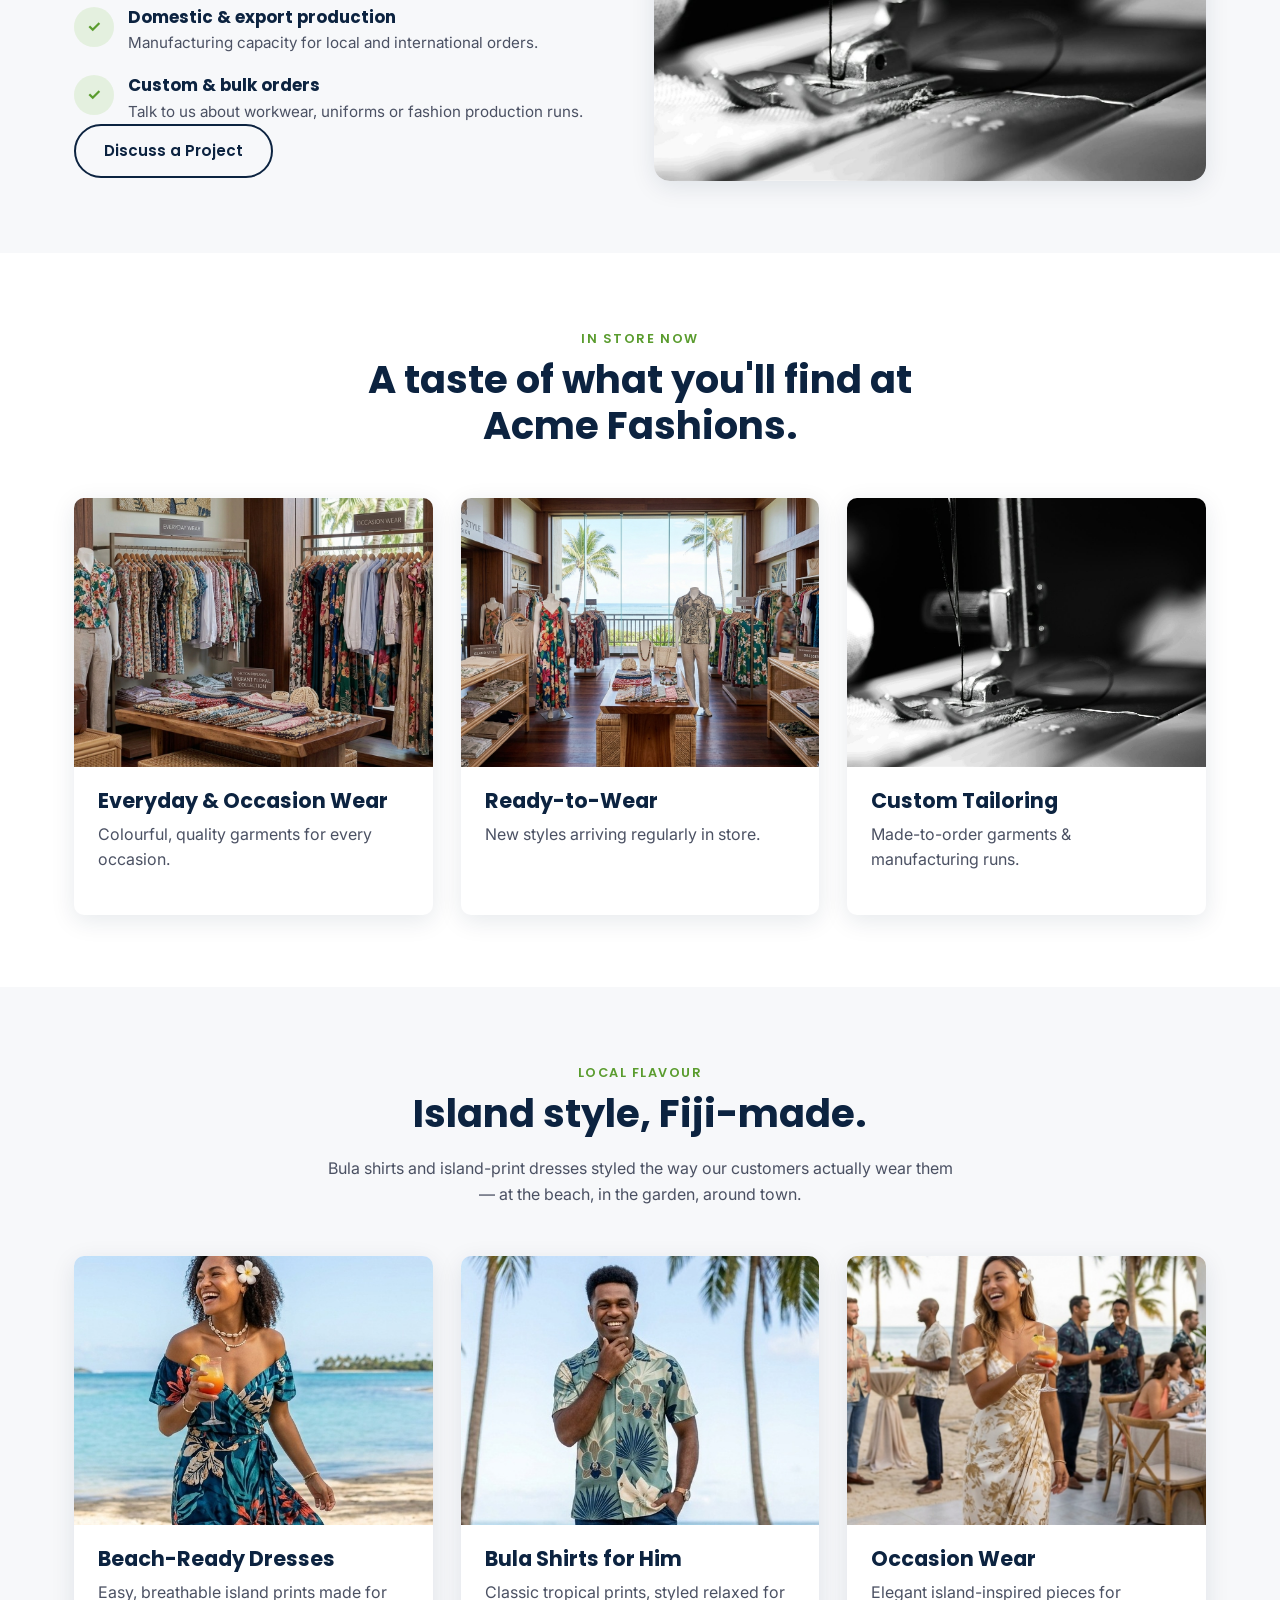
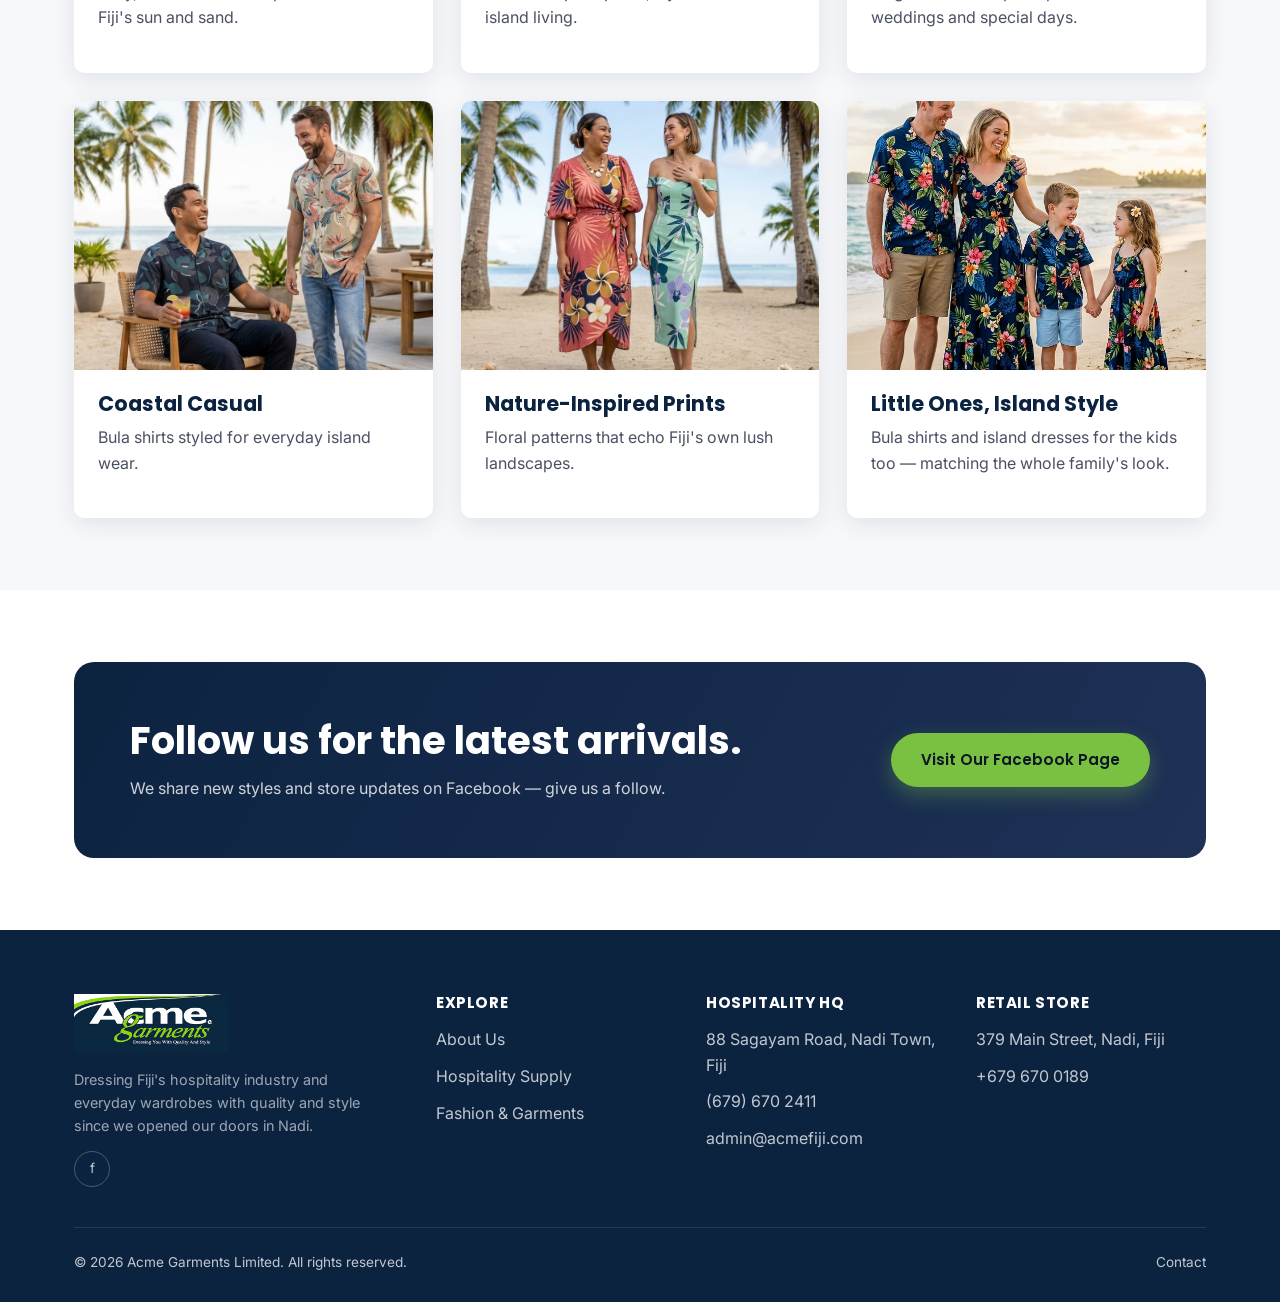
<file: fashion.html>
<!doctype html>
<html lang="en">
<head>
<meta charset="UTF-8">
<meta name="viewport" content="width=device-width, initial-scale=1.0">
<title>Fashion Retail &amp; Garment Manufacturing in Nadi | Acme Garments</title>
<meta name="description" content="Visit Acme's three retail stores across Nadi and Denarau for quality ready-to-wear fashion, or talk to us about custom garment manufacturing for domestic and export markets.">
<link rel="canonical" href="https://acmefiji.com/fashion.html">
<meta property="og:type" content="website">
<meta property="og:title" content="Fashion &amp; Garment Manufacturing | Acme Garments Limited">
<meta property="og:description" content="Ready-to-wear fashion retail across three stores in Nadi and Denarau, plus garment manufacturing, from Acme Garments Limited, Fiji.">
<meta property="og:image" content="https://acmefiji.com/images/fashion-dresses.jpg">
<meta property="og:url" content="https://acmefiji.com/fashion.html">
<meta name="twitter:card" content="summary_large_image">
<link rel="icon" href="favicon.svg" type="image/svg+xml">
<link rel="preconnect" href="https://fonts.googleapis.com">
<link rel="preconnect" href="https://fonts.gstatic.com" crossorigin>
<link href="https://fonts.googleapis.com/css2?family=Poppins:wght@600;700&family=Inter:wght@400;500;600&display=swap" rel="stylesheet">
<link rel="stylesheet" href="css/styles.css">
</head>
<body>
<a class="skip-link" href="#main">Skip to content</a>

<header class="site-header">
  <div class="container">
    <a class="brand" href="index.html" aria-label="Acme Garments home">
      <img src="images/logo.png" alt="Acme Garments logo">
    </a>
    <nav class="nav-links" aria-label="Primary">
      <a href="index.html">Home</a>
      <a href="about.html">About Us</a>
      <a href="hospitality.html">Hospitality Supply</a>
      <a href="fashion.html" aria-current="page">Fashion &amp; Garments</a>
      <a href="contact.html">Contact</a>
    </nav>
    <div class="header-actions">
      <a class="btn btn-primary" href="contact.html"><span>Get a Quote</span></a>
      <button class="nav-toggle" aria-label="Toggle menu" aria-expanded="false">
        <span></span><span></span><span></span>
      </button>
    </div>
  </div>
</header>

<main id="main">

  <section class="page-hero" style="background:var(--navy);">
    <div class="hero-media"><img src="images/fashion-dresses.jpg" alt="Colourful garments displayed on a rack" loading="eager"></div>
    <div class="container">
      <div class="page-intro">
        <span class="eyebrow">Fashion &amp; Garments &middot; Retail &amp; Manufacturing</span>
        <h1>Ready-to-wear fashion &amp; garment manufacturing, made in Fiji.</h1>
        <p class="lead">Visit one of our three retail stores across Nadi and Denarau for quality, on-trend clothing &mdash; or partner with us for custom garment manufacturing for domestic and international markets.</p>
        <div class="hero-actions">
          <a class="btn btn-primary" href="contact.html">Visit a Store</a>
        </div>
      </div>
    </div>
  </section>

  <section class="section">
    <div class="container">
      <div class="grid grid-2" style="align-items:center;">
        <div>
          <span class="eyebrow">Retail Stores</span>
          <h2>Three stores across Nadi &amp; Denarau.</h2>
          <p>Wherever you are &mdash; in town, at the market or at the resort &mdash; there's an Acme retail store nearby stocking colourful, ready-to-wear garments for every occasion.</p>
          <ul class="feature-list">
            <li class="feature-item">
              <div class="feature-icon">&#10003;</div>
              <div><h4>Acme Fashions &mdash; 379 Main Street, Nadi</h4><p>Our original store, in the heart of Nadi town.</p></div>
            </li>
            <li class="feature-item">
              <div class="feature-icon">&#10003;</div>
              <div><h4>Dress Kode Collections &mdash; Port Denarau Shopping Centre, Denarau Island</h4><p>Resort-side shopping for visitors and locals alike.</p></div>
            </li>
            <li class="feature-item">
              <div class="feature-icon">&#10003;</div>
              <div><h4>Acme Sale Shop &mdash; Market Road, Nadi Town</h4><p>Great everyday value, close to Nadi Market.</p></div>
            </li>
          </ul>
          <a class="btn btn-outline-navy" href="contact.html">Get in Touch</a>
        </div>
        <div class="card-media" style="border-radius:16px; overflow:hidden; box-shadow: var(--shadow);">
          <img src="images/storeimage.jpg" alt="Interior of the Acme retail boutique with island-print shirts and dresses on display" loading="lazy">
        </div>
      </div>
    </div>
  </section>

  <section class="section section--off">
    <div class="container">
      <div class="grid grid-2" style="align-items:center;">
        <div class="card-media" style="border-radius:16px; overflow:hidden; box-shadow: var(--shadow); order: 2;">
          <img src="images/fashion-tailor.jpg" alt="Garment worker sewing fabric on a sewing machine" loading="lazy">
        </div>
        <div>
          <span class="eyebrow">Garment Manufacturing</span>
          <h2>From pattern to production, made to order.</h2>
          <p>Acme's manufacturing arm produces garments for both domestic and international markets &mdash; from uniforms and workwear to custom fashion runs, backed by decades of textile experience.</p>
          <ul class="feature-list">
            <li class="feature-item">
              <div class="feature-icon">&#10003;</div>
              <div><h4>Domestic &amp; export production</h4><p>Manufacturing capacity for local and international orders.</p></div>
            </li>
            <li class="feature-item">
              <div class="feature-icon">&#10003;</div>
              <div><h4>Custom &amp; bulk orders</h4><p>Talk to us about workwear, uniforms or fashion production runs.</p></div>
            </li>
          </ul>
          <a class="btn btn-outline-navy" href="contact.html">Discuss a Project</a>
        </div>
      </div>
    </div>
  </section>

  <section class="section">
    <div class="container">
      <div class="section-head">
        <span class="eyebrow">In store now</span>
        <h2>A taste of what you'll find at Acme Fashions.</h2>
      </div>
      <div class="grid grid-3">
        <div class="card">
          <div class="card-media"><img src="images/fashion-dresses.jpg" alt="Colourful patterned dresses on a rack" loading="lazy"></div>
          <div class="card-body"><h3>Everyday &amp; Occasion Wear</h3><p>Colourful, quality garments for every occasion.</p></div>
        </div>
        <div class="card">
          <div class="card-media"><img src="images/fashion-rack.jpg" alt="Store display of ready-to-wear clothing" loading="lazy"></div>
          <div class="card-body"><h3>Ready-to-Wear</h3><p>New styles arriving regularly in store.</p></div>
        </div>
        <div class="card">
          <div class="card-media"><img src="images/fashion-tailor.jpg" alt="Tailoring and custom garment production" loading="lazy"></div>
          <div class="card-body"><h3>Custom Tailoring</h3><p>Made-to-order garments &amp; manufacturing runs.</p></div>
        </div>
      </div>
    </div>
  </section>

  <section class="section section--off">
    <div class="container">
      <div class="section-head">
        <span class="eyebrow">Local Flavour</span>
        <h2>Island style, Fiji-made.</h2>
        <p>Bula shirts and island-print dresses styled the way our customers actually wear them &mdash; at the beach, in the garden, around town.</p>
      </div>
      <div class="grid grid-3">
        <div class="card">
          <div class="card-media"><img src="images/fashion-island-dress-beach1.jpg" alt="Woman in a colourful floral island dress with a flower in her hair on a tropical beach" loading="lazy"></div>
          <div class="card-body"><h3>Beach-Ready Dresses</h3><p>Easy, breathable island prints made for Fiji's sun and sand.</p></div>
        </div>
        <div class="card">
          <div class="card-media"><img src="images/fashion-bula-shirt-beach1.jpg" alt="Man wearing a sage green floral bula shirt on a palm-lined Fiji beach" loading="lazy"></div>
          <div class="card-body"><h3>Bula Shirts for Him</h3><p>Classic tropical prints, styled relaxed for island living.</p></div>
        </div>
        <div class="card">
          <div class="card-media"><img src="images/fashion-island-dress-beach2.jpg" alt="Woman in a white and gold floral wrap dress at a beachside gathering, with guests in bula shirts nearby" loading="lazy"></div>
          <div class="card-body"><h3>Occasion Wear</h3><p>Elegant island-inspired pieces for weddings and special days.</p></div>
        </div>
        <div class="card">
          <div class="card-media"><img src="images/fashion-bula-shirt-beach2.jpg" alt="Two men wearing patterned bula shirts relaxing on a beachfront patio" loading="lazy"></div>
          <div class="card-body"><h3>Coastal Casual</h3><p>Bula shirts styled for everyday island wear.</p></div>
        </div>
        <div class="card">
          <div class="card-media"><img src="images/fashion-island-dress-nature.jpg" alt="Two women in colourful island-print dresses walking on a palm-lined tropical beach" loading="lazy"></div>
          <div class="card-body"><h3>Nature-Inspired Prints</h3><p>Floral patterns that echo Fiji's own lush landscapes.</p></div>
        </div>
        <div class="card">
          <div class="card-media"><img src="images/family.jpg" alt="Family of four in matching navy floral bula shirts and island dress on the beach at sunset" loading="lazy"></div>
          <div class="card-body"><h3>Little Ones, Island Style</h3><p>Bula shirts and island dresses for the kids too &mdash; matching the whole family's look.</p></div>
        </div>
      </div>
    </div>
  </section>

  <section class="section">
    <div class="container">
      <div class="cta-banner">
        <div>
          <h2>Follow us for the latest arrivals.</h2>
          <p>We share new styles and store updates on Facebook &mdash; give us a follow.</p>
        </div>
        <a class="btn btn-primary" href="https://www.facebook.com/acmefashions/" target="_blank" rel="noopener">Visit Our Facebook Page</a>
      </div>
    </div>
  </section>

</main>

<footer class="site-footer">
  <div class="container">
    <div class="footer-grid">
      <div class="footer-brand">
        <img src="images/logo.png" alt="Acme Garments logo">
        <p>Dressing Fiji's hospitality industry and everyday wardrobes with quality and style since we opened our doors in Nadi.</p>
        <div class="social-links">
          <a href="https://www.facebook.com/acmefashions/" aria-label="Acme on Facebook" target="_blank" rel="noopener">f</a>
        </div>
      </div>
      <div>
        <h4>Explore</h4>
        <ul>
          <li><a href="about.html">About Us</a></li>
          <li><a href="hospitality.html">Hospitality Supply</a></li>
          <li><a href="fashion.html">Fashion &amp; Garments</a></li>
        </ul>
      </div>
      <div>
        <h4>Hospitality HQ</h4>
        <ul>
          <li>88 Sagayam Road, Nadi Town, Fiji</li>
          <li><a href="tel:+6796702411">(679) 670 2411</a></li>
          <li><a href="mailto:admin@acmefiji.com">admin@acmefiji.com</a></li>
        </ul>
      </div>
      <div>
        <h4>Retail Store</h4>
        <ul>
          <li>379 Main Street, Nadi, Fiji</li>
          <li><a href="tel:+6796700189">+679 670 0189</a></li>
        </ul>
      </div>
    </div>
    <div class="footer-bottom">
      <span>&copy; <span data-year></span> Acme Garments Limited. All rights reserved.</span>
      <span><a href="contact.html">Contact</a></span>
    </div>
  </div>
</footer>

<script src="js/main.js"></script>
</body>
</html>
</file>
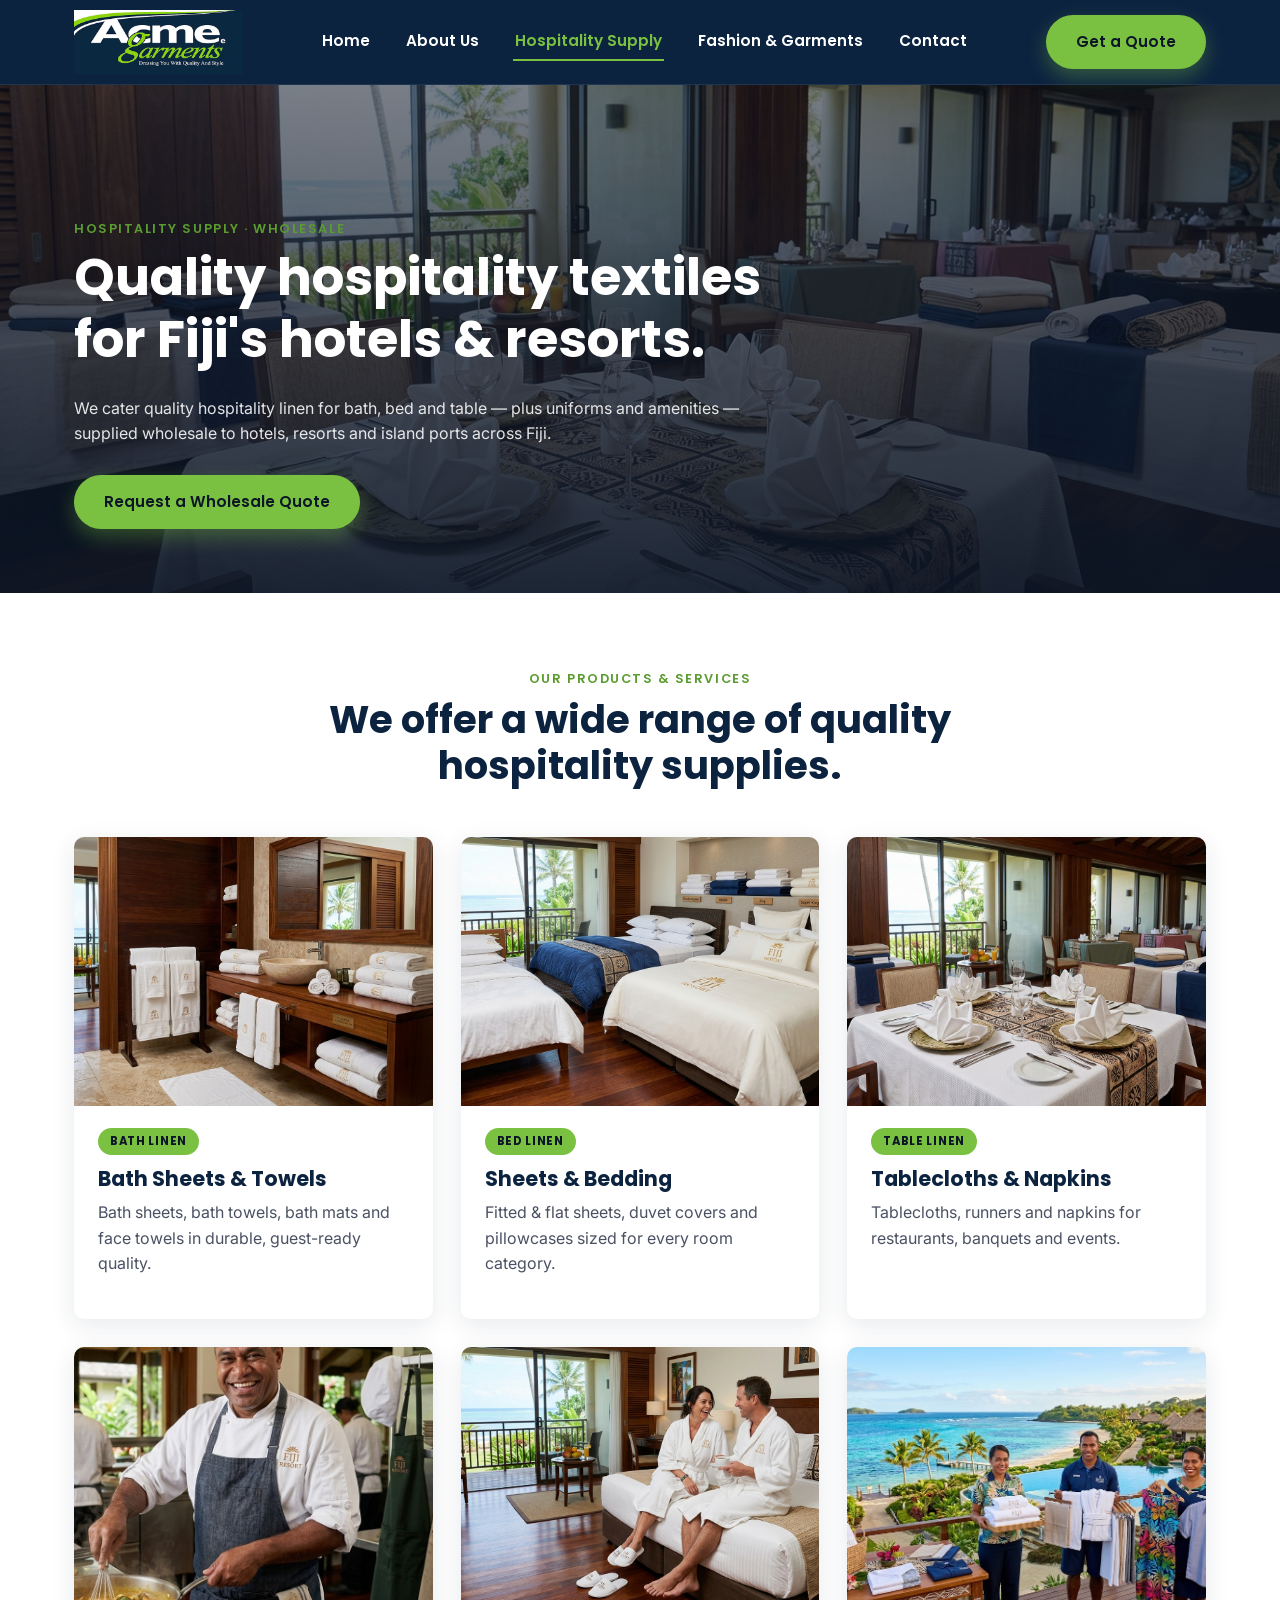
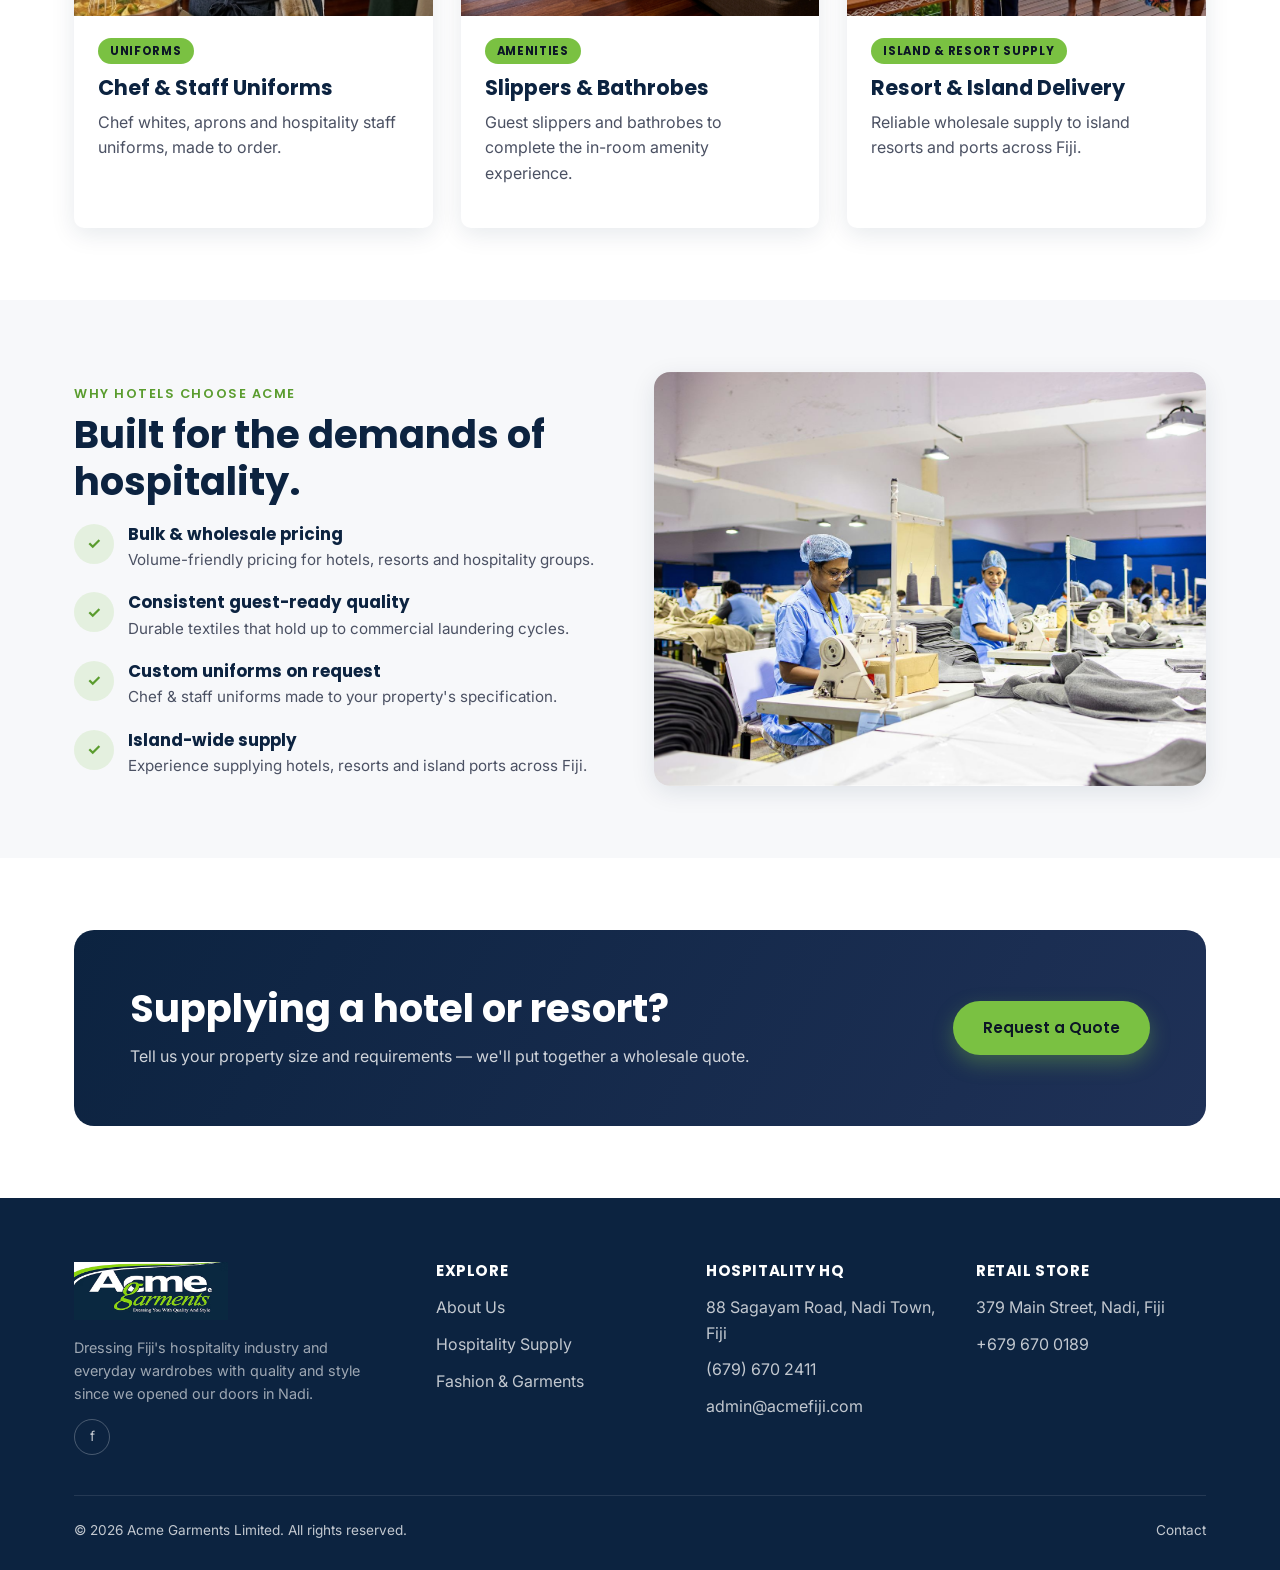
<file: hospitality.html>
<!doctype html>
<html lang="en">
<head>
<meta charset="UTF-8">
<meta name="viewport" content="width=device-width, initial-scale=1.0">
<title>Hotel &amp; Resort Linen Supplier in Fiji | Acme Garments Hospitality Supply</title>
<meta name="description" content="Wholesale bath, bed &amp; table linen, chef uniforms, slippers and bathrobes for hotels, resorts and island properties across Fiji. Request a wholesale quote from Acme Garments.">
<link rel="canonical" href="https://acmefiji.com/hospitality.html">
<meta property="og:type" content="website">
<meta property="og:title" content="Hospitality Supply | Acme Garments Limited">
<meta property="og:description" content="Wholesale hotel linen, uniforms and textile supplies for Fiji's hospitality industry.">
<meta property="og:image" content="https://acmefiji.com/images/hospitality-towels.jpg">
<meta property="og:url" content="https://acmefiji.com/hospitality.html">
<meta name="twitter:card" content="summary_large_image">
<link rel="icon" href="favicon.svg" type="image/svg+xml">
<link rel="preconnect" href="https://fonts.googleapis.com">
<link rel="preconnect" href="https://fonts.gstatic.com" crossorigin>
<link href="https://fonts.googleapis.com/css2?family=Poppins:wght@600;700&family=Inter:wght@400;500;600&display=swap" rel="stylesheet">
<link rel="stylesheet" href="css/styles.css">
</head>
<body>
<a class="skip-link" href="#main">Skip to content</a>

<header class="site-header">
  <div class="container">
    <a class="brand" href="index.html" aria-label="Acme Garments home">
      <img src="images/logo.png" alt="Acme Garments logo">
    </a>
    <nav class="nav-links" aria-label="Primary">
      <a href="index.html">Home</a>
      <a href="about.html">About Us</a>
      <a href="hospitality.html" aria-current="page">Hospitality Supply</a>
      <a href="fashion.html">Fashion &amp; Garments</a>
      <a href="contact.html">Contact</a>
    </nav>
    <div class="header-actions">
      <a class="btn btn-primary" href="contact.html"><span>Get a Quote</span></a>
      <button class="nav-toggle" aria-label="Toggle menu" aria-expanded="false">
        <span></span><span></span><span></span>
      </button>
    </div>
  </div>
</header>

<main id="main">

  <section class="page-hero" style="background:var(--navy);">
    <div class="hero-media"><img src="images/hospitality-table.jpg" alt="Elegant table setting with white hospitality linen" loading="eager"></div>
    <div class="container">
      <div class="page-intro">
        <span class="eyebrow">Hospitality Supply &middot; Wholesale</span>
        <h1>Quality hospitality textiles for Fiji's hotels &amp; resorts.</h1>
        <p class="lead">We cater quality hospitality linen for bath, bed and table &mdash; plus uniforms and amenities &mdash; supplied wholesale to hotels, resorts and island ports across Fiji.</p>
        <div class="hero-actions">
          <a class="btn btn-primary" href="contact.html">Request a Wholesale Quote</a>
        </div>
      </div>
    </div>
  </section>

  <section class="section">
    <div class="container">
      <div class="section-head">
        <span class="eyebrow">Our products &amp; services</span>
        <h2>We offer a wide range of quality hospitality supplies.</h2>
      </div>

      <div class="grid grid-3">
        <div class="card">
          <div class="card-media"><img src="images/hospitality-towels.jpg" alt="Stack of folded white bath towels for hotels" loading="lazy"></div>
          <div class="card-body">
            <span class="card-tag">Bath Linen</span>
            <h3>Bath Sheets &amp; Towels</h3>
            <p>Bath sheets, bath towels, bath mats and face towels in durable, guest-ready quality.</p>
          </div>
        </div>
        <div class="card">
          <div class="card-media"><img src="images/hospitality-bed.jpg" alt="Hotel bed made up with crisp white bed linen" loading="lazy"></div>
          <div class="card-body">
            <span class="card-tag">Bed Linen</span>
            <h3>Sheets &amp; Bedding</h3>
            <p>Fitted &amp; flat sheets, duvet covers and pillowcases sized for every room category.</p>
          </div>
        </div>
        <div class="card">
          <div class="card-media"><img src="images/hospitality-table.jpg" alt="Restaurant table dressed with a white tablecloth" loading="lazy"></div>
          <div class="card-body">
            <span class="card-tag">Table Linen</span>
            <h3>Tablecloths &amp; Napkins</h3>
            <p>Tablecloths, runners and napkins for restaurants, banquets and events.</p>
          </div>
        </div>
        <div class="card">
          <div class="card-media"><img src="images/hospitality-chef.jpg" alt="Chef wearing a white uniform and chef's hat" loading="lazy"></div>
          <div class="card-body">
            <span class="card-tag">Uniforms</span>
            <h3>Chef &amp; Staff Uniforms</h3>
            <p>Chef whites, aprons and hospitality staff uniforms, made to order.</p>
          </div>
        </div>
        <div class="card">
          <div class="card-media"><img src="images/hospitality-robe.jpg" alt="Hotel bathroom with bathrobe, slippers and folded towels" loading="lazy"></div>
          <div class="card-body">
            <span class="card-tag">Amenities</span>
            <h3>Slippers &amp; Bathrobes</h3>
            <p>Guest slippers and bathrobes to complete the in-room amenity experience.</p>
          </div>
        </div>
        <div class="card">
          <div class="card-media"><img src="images/hero-fiji-beach.jpg" alt="Fiji resort beachfront" loading="lazy"></div>
          <div class="card-body">
            <span class="card-tag">Island &amp; Resort Supply</span>
            <h3>Resort &amp; Island Delivery</h3>
            <p>Reliable wholesale supply to island resorts and ports across Fiji.</p>
          </div>
        </div>
      </div>
    </div>
  </section>

  <section class="section section--off">
    <div class="container">
      <div class="grid grid-2" style="align-items:center;">
        <div class="card-media" style="border-radius:16px; overflow:hidden; box-shadow: var(--shadow); order:2;">
          <img src="images/about-factory.jpg" alt="Production team manufacturing hospitality textiles" loading="lazy">
        </div>
        <div>
          <span class="eyebrow">Why hotels choose Acme</span>
          <h2>Built for the demands of hospitality.</h2>
          <div class="feature-list">
            <div class="feature-item">
              <div class="feature-icon">&#10003;</div>
              <div><h4>Bulk &amp; wholesale pricing</h4><p>Volume-friendly pricing for hotels, resorts and hospitality groups.</p></div>
            </div>
            <div class="feature-item">
              <div class="feature-icon">&#10003;</div>
              <div><h4>Consistent guest-ready quality</h4><p>Durable textiles that hold up to commercial laundering cycles.</p></div>
            </div>
            <div class="feature-item">
              <div class="feature-icon">&#10003;</div>
              <div><h4>Custom uniforms on request</h4><p>Chef &amp; staff uniforms made to your property's specification.</p></div>
            </div>
            <div class="feature-item">
              <div class="feature-icon">&#10003;</div>
              <div><h4>Island-wide supply</h4><p>Experience supplying hotels, resorts and island ports across Fiji.</p></div>
            </div>
          </div>
        </div>
      </div>
    </div>
  </section>

  <section class="section">
    <div class="container">
      <div class="cta-banner">
        <div>
          <h2>Supplying a hotel or resort?</h2>
          <p>Tell us your property size and requirements &mdash; we'll put together a wholesale quote.</p>
        </div>
        <a class="btn btn-primary" href="contact.html">Request a Quote</a>
      </div>
    </div>
  </section>

</main>

<footer class="site-footer">
  <div class="container">
    <div class="footer-grid">
      <div class="footer-brand">
        <img src="images/logo.png" alt="Acme Garments logo">
        <p>Dressing Fiji's hospitality industry and everyday wardrobes with quality and style since we opened our doors in Nadi.</p>
        <div class="social-links">
          <a href="https://www.facebook.com/acmefashions/" aria-label="Acme on Facebook" target="_blank" rel="noopener">f</a>
        </div>
      </div>
      <div>
        <h4>Explore</h4>
        <ul>
          <li><a href="about.html">About Us</a></li>
          <li><a href="hospitality.html">Hospitality Supply</a></li>
          <li><a href="fashion.html">Fashion &amp; Garments</a></li>
        </ul>
      </div>
      <div>
        <h4>Hospitality HQ</h4>
        <ul>
          <li>88 Sagayam Road, Nadi Town, Fiji</li>
          <li><a href="tel:+6796702411">(679) 670 2411</a></li>
          <li><a href="mailto:admin@acmefiji.com">admin@acmefiji.com</a></li>
        </ul>
      </div>
      <div>
        <h4>Retail Store</h4>
        <ul>
          <li>379 Main Street, Nadi, Fiji</li>
          <li><a href="tel:+6796700189">+679 670 0189</a></li>
        </ul>
      </div>
    </div>
    <div class="footer-bottom">
      <span>&copy; <span data-year></span> Acme Garments Limited. All rights reserved.</span>
      <span><a href="contact.html">Contact</a></span>
    </div>
  </div>
</footer>

<script src="js/main.js"></script>
</body>
</html>
</file>
<file: css/styles.css>
/* ============================================================
   Acme Garments Limited — Design System
   Brand colors pulled from the company logo.
   ============================================================ */

:root {
  --navy: #0c2340;
  --navy-dark: #0c1626;
  --navy-light: #1f3157;
  --green: #7ac142;
  --green-dark: #5a9c2e;
  --white: #ffffff;
  --off-white: #f7f8fa;
  --gray-100: #eef0f4;
  --gray-300: #d6dae2;
  --gray-500: #8a92a3;
  --gray-700: #4b5163;
  --text: #1a1d29;

  --font-heading: 'Poppins', 'Segoe UI', sans-serif;
  --font-body: 'Inter', 'Segoe UI', sans-serif;

  --radius: 10px;
  --radius-sm: 6px;
  --shadow: 0 6px 24px rgba(12, 35, 64, 0.10);
  --shadow-lg: 0 16px 48px rgba(12, 35, 64, 0.16);
  --container: 1180px;
}

* { box-sizing: border-box; }
html { scroll-behavior: smooth; }
body {
  margin: 0;
  font-family: var(--font-body);
  color: var(--text);
  background: var(--white);
  line-height: 1.6;
  -webkit-font-smoothing: antialiased;
}

img { max-width: 100%; display: block; }
a { color: inherit; text-decoration: none; }
ul { list-style: none; margin: 0; padding: 0; }

h1, h2, h3, h4 {
  font-family: var(--font-heading);
  font-weight: 700;
  line-height: 1.2;
  margin: 0 0 0.5em;
  color: var(--navy);
}
h1 { font-size: clamp(2rem, 4vw + 1rem, 3.2rem); }
h2 { font-size: clamp(1.6rem, 2.5vw + 1rem, 2.4rem); }
h3 { font-size: 1.3rem; }
p { margin: 0 0 1em; color: var(--gray-700); }

.container {
  max-width: var(--container);
  margin: 0 auto;
  padding: 0 24px;
}

.eyebrow {
  display: inline-block;
  font-family: var(--font-heading);
  font-weight: 600;
  font-size: 0.8rem;
  letter-spacing: 0.12em;
  text-transform: uppercase;
  color: var(--green-dark);
  margin-bottom: 0.6em;
}

.section {
  padding: 72px 0;
}
.section--tight { padding: 48px 0; }
.section--navy {
  background: var(--navy);
  color: var(--white);
}
.section--navy h2, .section--navy h1, .section--navy p { color: var(--white); }
.section--off { background: var(--off-white); }

.section-head {
  max-width: 640px;
  margin: 0 auto 3rem;
  text-align: center;
}
.section-head p { margin: 0; }

/* Buttons */
.btn {
  display: inline-flex;
  align-items: center;
  gap: 8px;
  font-family: var(--font-heading);
  font-weight: 600;
  font-size: 0.95rem;
  padding: 13px 28px;
  border-radius: 999px;
  border: 2px solid transparent;
  cursor: pointer;
  transition: transform 0.15s ease, box-shadow 0.15s ease, background 0.15s ease, color 0.15s ease;
}
.btn:hover { transform: translateY(-2px); }
.btn-primary {
  background: var(--green);
  color: var(--navy-dark);
  box-shadow: 0 8px 20px rgba(122, 193, 66, 0.35);
}
.btn-primary:hover { background: var(--green-dark); color: var(--white); }
.btn-outline {
  background: transparent;
  border-color: currentColor;
  color: var(--white);
}
.btn-outline:hover { background: var(--white); color: var(--navy); }
.btn-outline-navy {
  background: transparent;
  border-color: var(--navy);
  color: var(--navy);
}
.btn-outline-navy:hover { background: var(--navy); color: var(--white); }

/* ============ Header ============ */
.site-header {
  position: sticky;
  top: 0;
  z-index: 100;
  background: var(--navy);
  border-bottom: 1px solid rgba(255, 255, 255, 0.08);
}
.site-header .container {
  display: flex;
  align-items: center;
  justify-content: space-between;
  height: 84px;
}
.brand {
  display: flex;
  align-items: center;
  gap: 10px;
}
.brand img { height: 64px; width: auto; }

.nav-links {
  display: flex;
  align-items: center;
  gap: 2rem;
}
.nav-links a {
  font-family: var(--font-heading);
  font-weight: 600;
  font-size: 0.95rem;
  color: var(--white);
  padding: 6px 2px;
  border-bottom: 2px solid transparent;
  transition: border-color 0.15s ease, color 0.15s ease;
}
.nav-links a:hover,
.nav-links a[aria-current="page"] { border-color: var(--green); color: var(--green); }

.header-actions { display: flex; align-items: center; gap: 1.25rem; }

.nav-toggle {
  display: none;
  flex-direction: column;
  gap: 5px;
  background: none;
  border: none;
  cursor: pointer;
  padding: 8px;
}
.nav-toggle span {
  width: 26px;
  height: 3px;
  background: var(--white);
  border-radius: 2px;
}

@media (max-width: 900px) {
  .nav-toggle { display: flex; }
  .nav-links {
    position: fixed;
    inset: 84px 0 0 0;
    background: var(--navy);
    flex-direction: column;
    align-items: flex-start;
    padding: 2rem 24px;
    gap: 1.5rem;
    transform: translateX(100%);
    transition: transform 0.25s ease;
    overflow-y: auto;
  }
  .nav-links.is-open { transform: translateX(0); }
  .nav-links a { font-size: 1.1rem; }
  .header-actions .btn { display: none; }
}

/* ============ Hero ============ */
.hero {
  position: relative;
  color: var(--white);
  min-height: 78vh;
  display: flex;
  align-items: center;
  overflow: hidden;
}
.hero-media {
  position: absolute;
  inset: 0;
  z-index: 0;
}
.hero-media img {
  width: 100%;
  height: 100%;
  object-fit: cover;
}
.hero-media::after {
  content: "";
  position: absolute;
  inset: 0;
  background: linear-gradient(180deg, rgba(12, 22, 38, 0.55) 0%, rgba(12, 22, 38, 0.78) 65%, rgba(12, 22, 38, 0.92) 100%);
}
.hero .container { position: relative; z-index: 1; }
.hero-content { max-width: 680px; }
.hero-content h1 { color: var(--white); }
.hero p.lead { font-size: 1.15rem; color: rgba(255,255,255,0.88); max-width: 560px; }
.hero-actions { display: flex; gap: 1rem; margin-top: 1.75rem; flex-wrap: wrap; }

.page-hero {
  position: relative;
  color: var(--white);
  padding: 130px 0 64px;
  overflow: hidden;
}
.page-hero .hero-media img { width: 100%; height: 100%; object-fit: cover; }
.page-hero .container { position: relative; z-index: 1; }
.page-hero h1, .page-hero p.lead { color: var(--white); }
.page-hero p.lead { color: rgba(255,255,255,0.88); }

/* ============ Cards / grids ============ */
.grid {
  display: grid;
  gap: 28px;
}
.grid-2 { grid-template-columns: repeat(2, 1fr); }
.grid-3 { grid-template-columns: repeat(3, 1fr); }
.grid-4 { grid-template-columns: repeat(4, 1fr); }

@media (max-width: 900px) {
  .grid-3, .grid-4 { grid-template-columns: repeat(2, 1fr); }
}
@media (max-width: 600px) {
  .grid-2, .grid-3, .grid-4 { grid-template-columns: 1fr; }
}

.card {
  background: var(--white);
  border-radius: var(--radius);
  box-shadow: var(--shadow);
  overflow: hidden;
  transition: transform 0.2s ease, box-shadow 0.2s ease;
  display: flex;
  flex-direction: column;
}
.card:hover { transform: translateY(-4px); box-shadow: var(--shadow-lg); }
.card-media { aspect-ratio: 4 / 3; overflow: hidden; }
.card-media img { width: 100%; height: 100%; object-fit: cover; transition: transform 0.35s ease; }
.card:hover .card-media img { transform: scale(1.05); }
.card-body { padding: 22px 24px 26px; flex: 1; display: flex; flex-direction: column; }
.card-body h3 { margin-bottom: 0.4em; }
.card-body p { flex: 1; }
.card-tag {
  align-self: flex-start;
  font-family: var(--font-heading);
  font-size: 0.72rem;
  font-weight: 700;
  letter-spacing: 0.06em;
  text-transform: uppercase;
  background: var(--green);
  color: var(--navy-dark);
  padding: 4px 12px;
  border-radius: 999px;
  margin-bottom: 12px;
}

/* Division split cards on homepage */
.division-card {
  position: relative;
  border-radius: 16px;
  overflow: hidden;
  min-height: 420px;
  display: flex;
  align-items: flex-end;
  color: var(--white);
  box-shadow: var(--shadow);
}
.division-card img { position: absolute; inset: 0; width: 100%; height: 100%; object-fit: cover; z-index: 0; }
.division-card::after {
  content: "";
  position: absolute; inset: 0;
  background: linear-gradient(180deg, rgba(12,22,38,0.05) 0%, rgba(12,22,38,0.92) 88%);
  z-index: 1;
}
.division-card-body { position: relative; z-index: 2; padding: 32px; }
.division-card h3 { color: var(--white); font-size: 1.6rem; }
.division-card p { color: rgba(255,255,255,0.85); }

/* Stats */
.stats {
  display: grid;
  grid-template-columns: repeat(3, 1fr);
  gap: 24px;
  text-align: center;
}
.stat h3 {
  font-size: 2.4rem;
  color: var(--green);
  margin-bottom: 0.2em;
}
.stat p { color: rgba(255,255,255,0.78); margin: 0; font-size: 0.95rem; }
@media (max-width: 700px) { .stats { grid-template-columns: 1fr; } }

/* Feature list */
.feature-list { display: grid; gap: 20px; }
.feature-item { display: flex; gap: 14px; align-items: flex-start; }
.feature-icon {
  flex: none;
  width: 40px; height: 40px;
  border-radius: 50%;
  background: rgba(122, 193, 66, 0.15);
  color: var(--green-dark);
  display: flex; align-items: center; justify-content: center;
  font-weight: 700;
}
.feature-item h4 { margin: 0 0 0.25em; font-family: var(--font-heading); font-size: 1.05rem; color: var(--navy); }
.feature-item p { margin: 0; font-size: 0.95rem; }

/* CTA banner */
.cta-banner {
  background: linear-gradient(120deg, var(--navy) 0%, var(--navy-light) 100%);
  color: var(--white);
  border-radius: 20px;
  padding: 56px;
  display: flex;
  align-items: center;
  justify-content: space-between;
  gap: 2rem;
  flex-wrap: wrap;
}
.cta-banner h2 { color: var(--white); margin-bottom: 0.3em; }
.cta-banner p { color: rgba(255,255,255,0.8); margin: 0; }

/* Forms */
.form-grid { display: grid; gap: 18px; }
label {
  display: block;
  font-family: var(--font-heading);
  font-weight: 600;
  font-size: 0.85rem;
  margin-bottom: 6px;
  color: var(--navy);
}
input, textarea, select {
  width: 100%;
  padding: 13px 16px;
  border-radius: var(--radius-sm);
  border: 1.5px solid var(--gray-300);
  font-family: var(--font-body);
  font-size: 1rem;
  background: var(--white);
  color: var(--text);
}
input:focus, textarea:focus, select:focus {
  outline: none;
  border-color: var(--green);
  box-shadow: 0 0 0 3px rgba(122, 193, 66, 0.2);
}
textarea { resize: vertical; min-height: 140px; }
.form-note { font-size: 0.85rem; color: var(--gray-500); }

/* Info cards on contact page */
.contact-card {
  background: var(--off-white);
  border-radius: var(--radius);
  padding: 28px;
  border-left: 4px solid var(--green);
}
.contact-card h3 { margin-bottom: 0.6em; }
.contact-card a { color: var(--navy); font-weight: 600; }
.contact-card a:hover { color: var(--green-dark); }

/* Breadcrumb-ish page intro */
.page-intro { max-width: 720px; }

/* Footer */
.site-footer {
  background: var(--navy);
  color: rgba(255,255,255,0.75);
  padding: 64px 0 28px;
}
.footer-grid {
  display: grid;
  grid-template-columns: 1.4fr 1fr 1fr 1fr;
  gap: 2.5rem;
  padding-bottom: 40px;
  border-bottom: 1px solid rgba(255,255,255,0.1);
}
.footer-grid h4 {
  color: var(--white);
  font-size: 0.95rem;
  letter-spacing: 0.04em;
  text-transform: uppercase;
  margin-bottom: 1em;
}
.footer-grid ul { display: grid; gap: 0.7em; }
.footer-grid a:hover { color: var(--green); }
.footer-brand img { height: 58px; margin-bottom: 1em; }
.footer-brand p { color: rgba(255,255,255,0.6); font-size: 0.9rem; max-width: 300px; }
.footer-bottom {
  display: flex;
  justify-content: space-between;
  align-items: center;
  padding-top: 24px;
  font-size: 0.85rem;
  flex-wrap: wrap;
  gap: 12px;
}
.social-links { display: flex; gap: 12px; }
.social-links a {
  width: 36px; height: 36px;
  border-radius: 50%;
  border: 1px solid rgba(255,255,255,0.25);
  display: flex; align-items: center; justify-content: center;
  font-size: 0.85rem;
  transition: background 0.15s ease, border-color 0.15s ease;
}
.social-links a:hover { background: var(--green); border-color: var(--green); color: var(--navy-dark); }

@media (max-width: 900px) {
  .footer-grid { grid-template-columns: 1fr 1fr; }
}
@media (max-width: 560px) {
  .footer-grid { grid-template-columns: 1fr; }
  .cta-banner { padding: 36px 24px; }
  .stats { text-align: left; }
}

/* Utility */
.text-center { text-align: center; }
.mt-0 { margin-top: 0; }
.mb-0 { margin-bottom: 0; }
.visually-hidden {
  position: absolute; width: 1px; height: 1px;
  overflow: hidden; clip: rect(0 0 0 0); white-space: nowrap;
}

.skip-link {
  position: absolute;
  left: -999px;
  top: 0;
  background: var(--green);
  color: var(--navy-dark);
  padding: 12px 20px;
  z-index: 300;
  font-weight: 700;
}
.skip-link:focus { left: 12px; top: 12px; }
</file>
